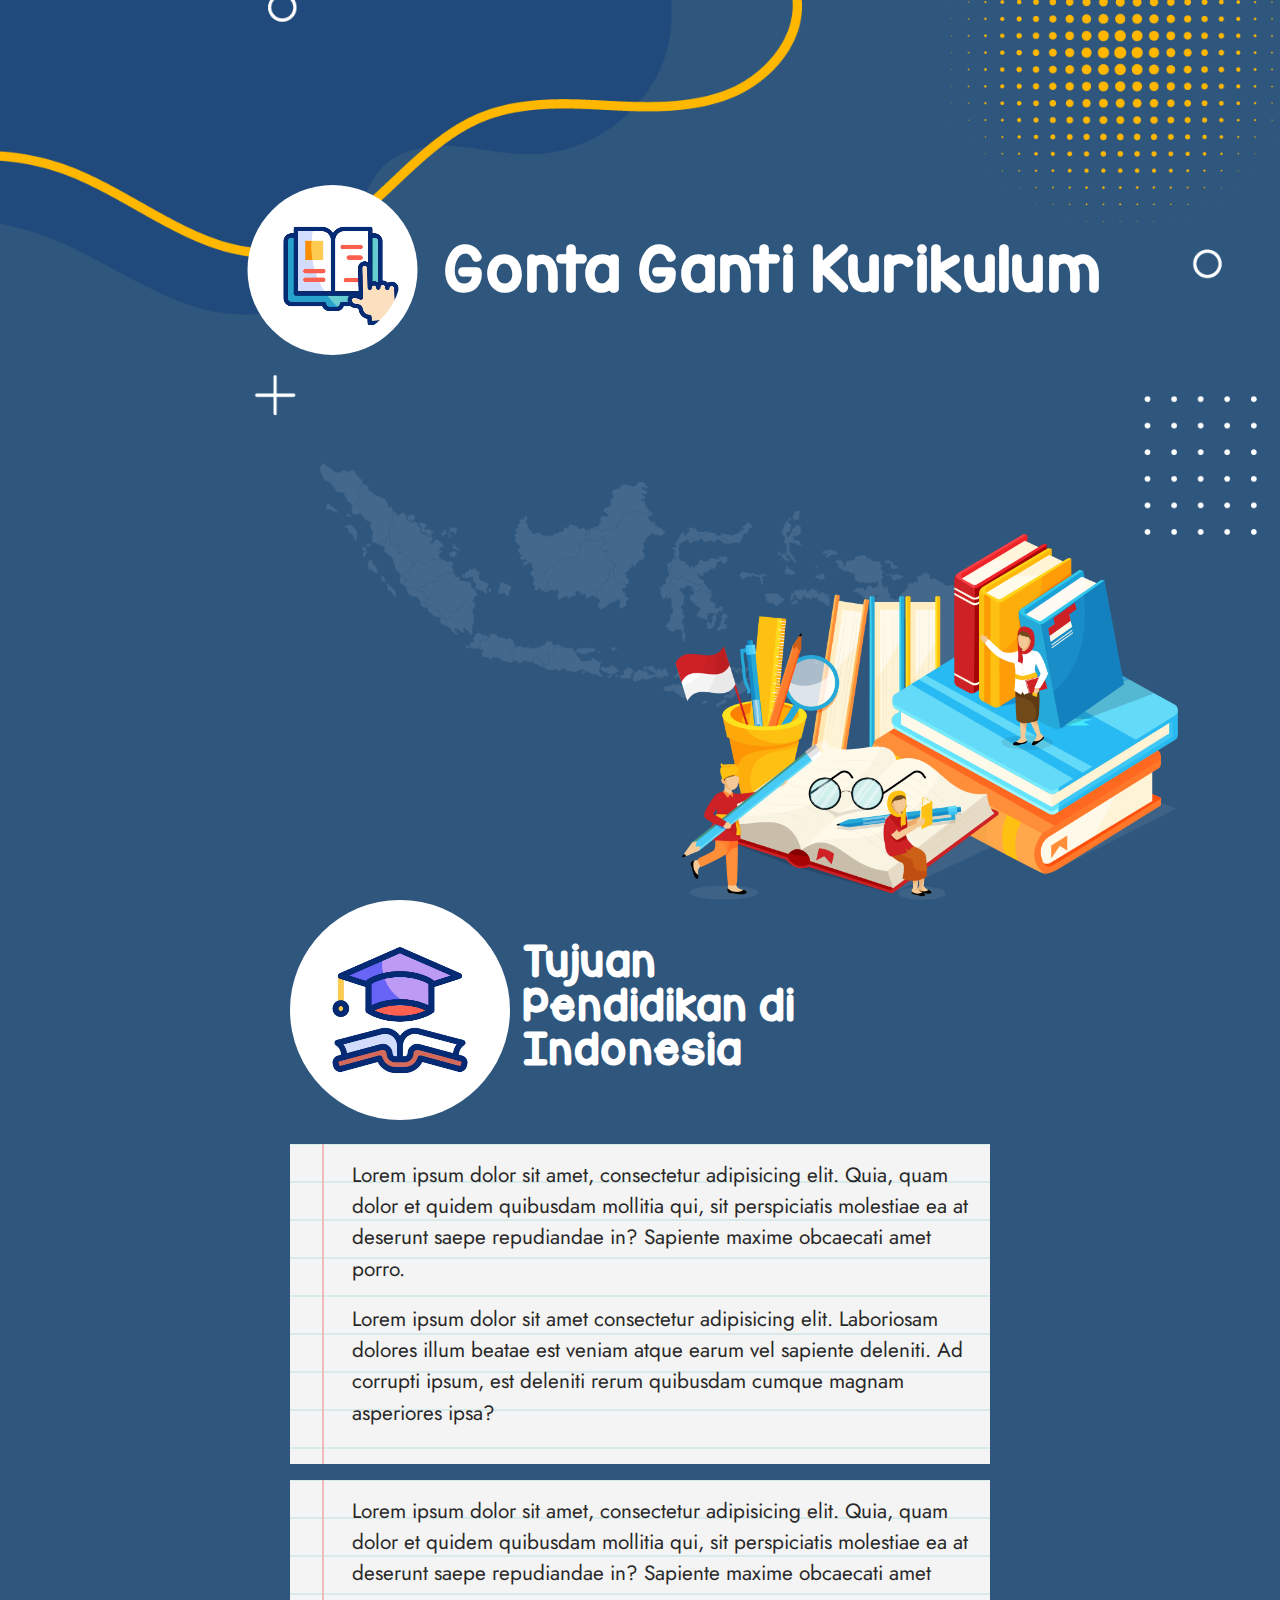
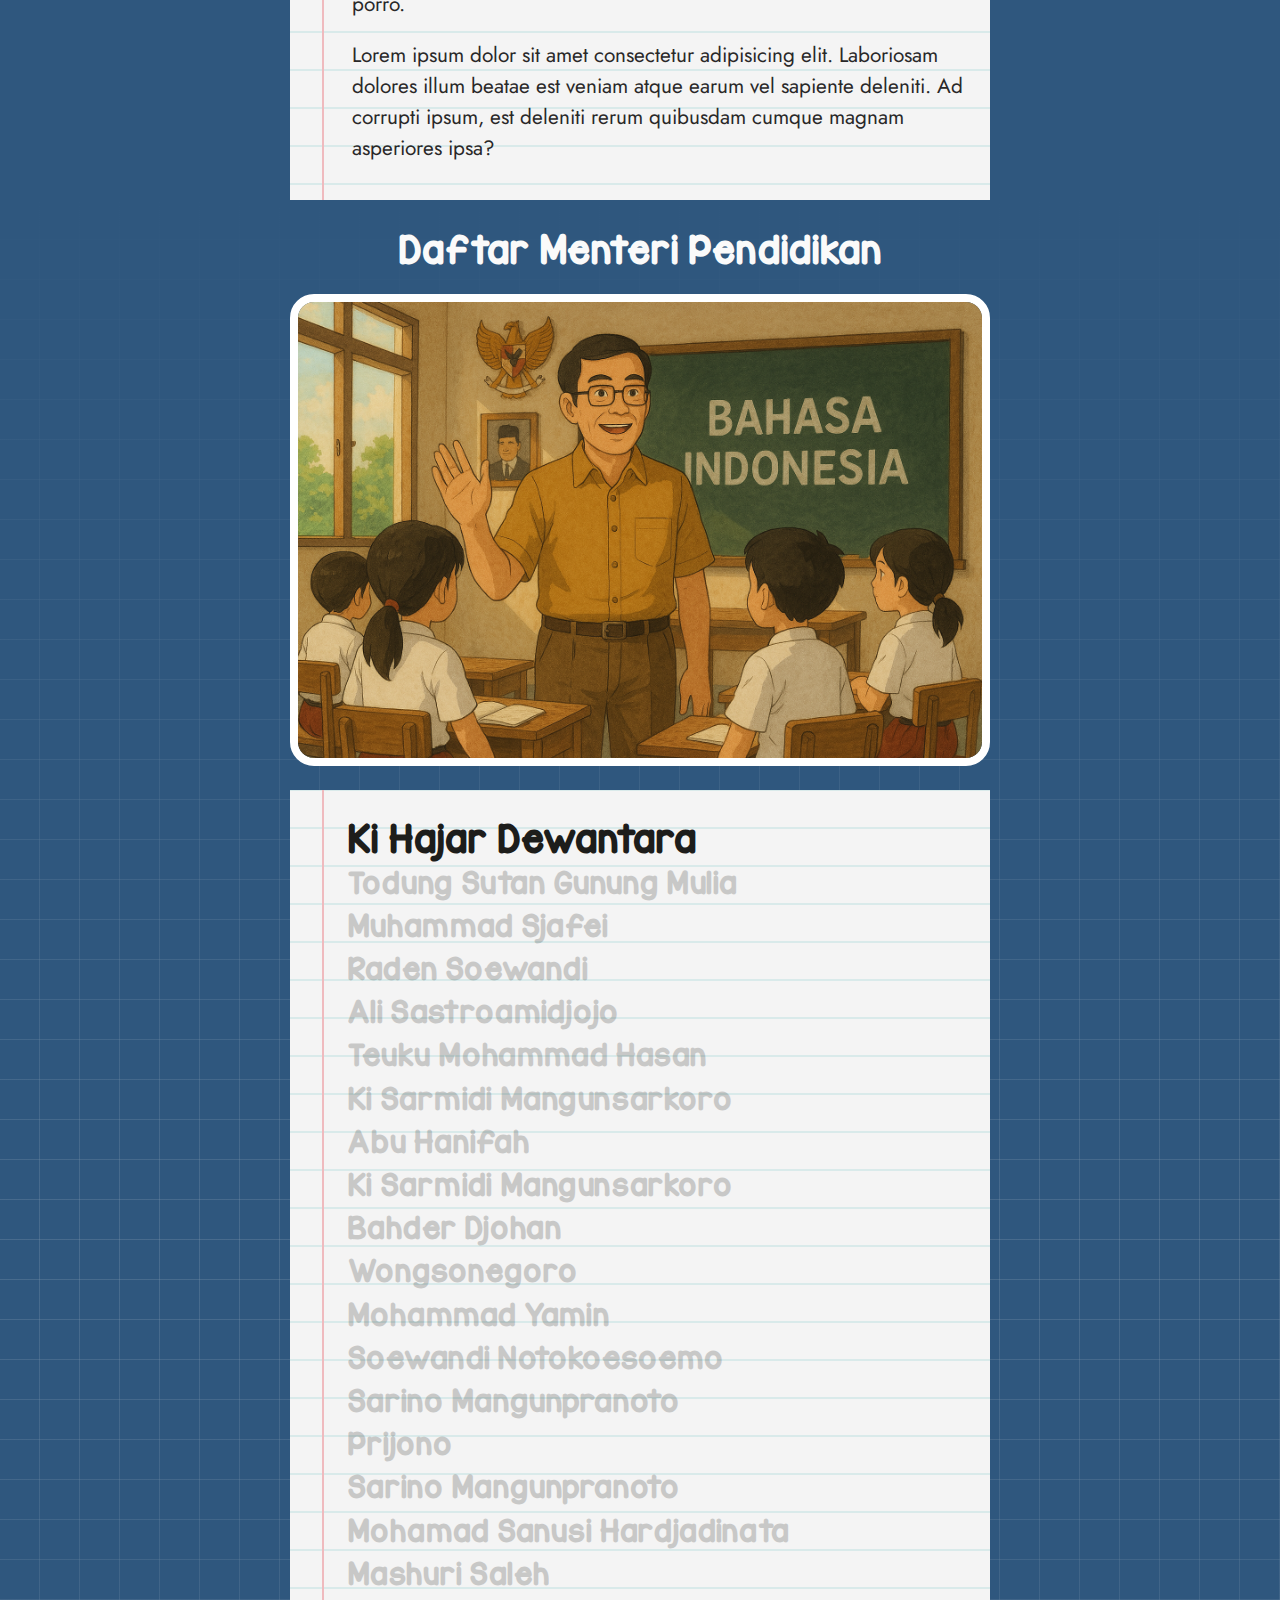
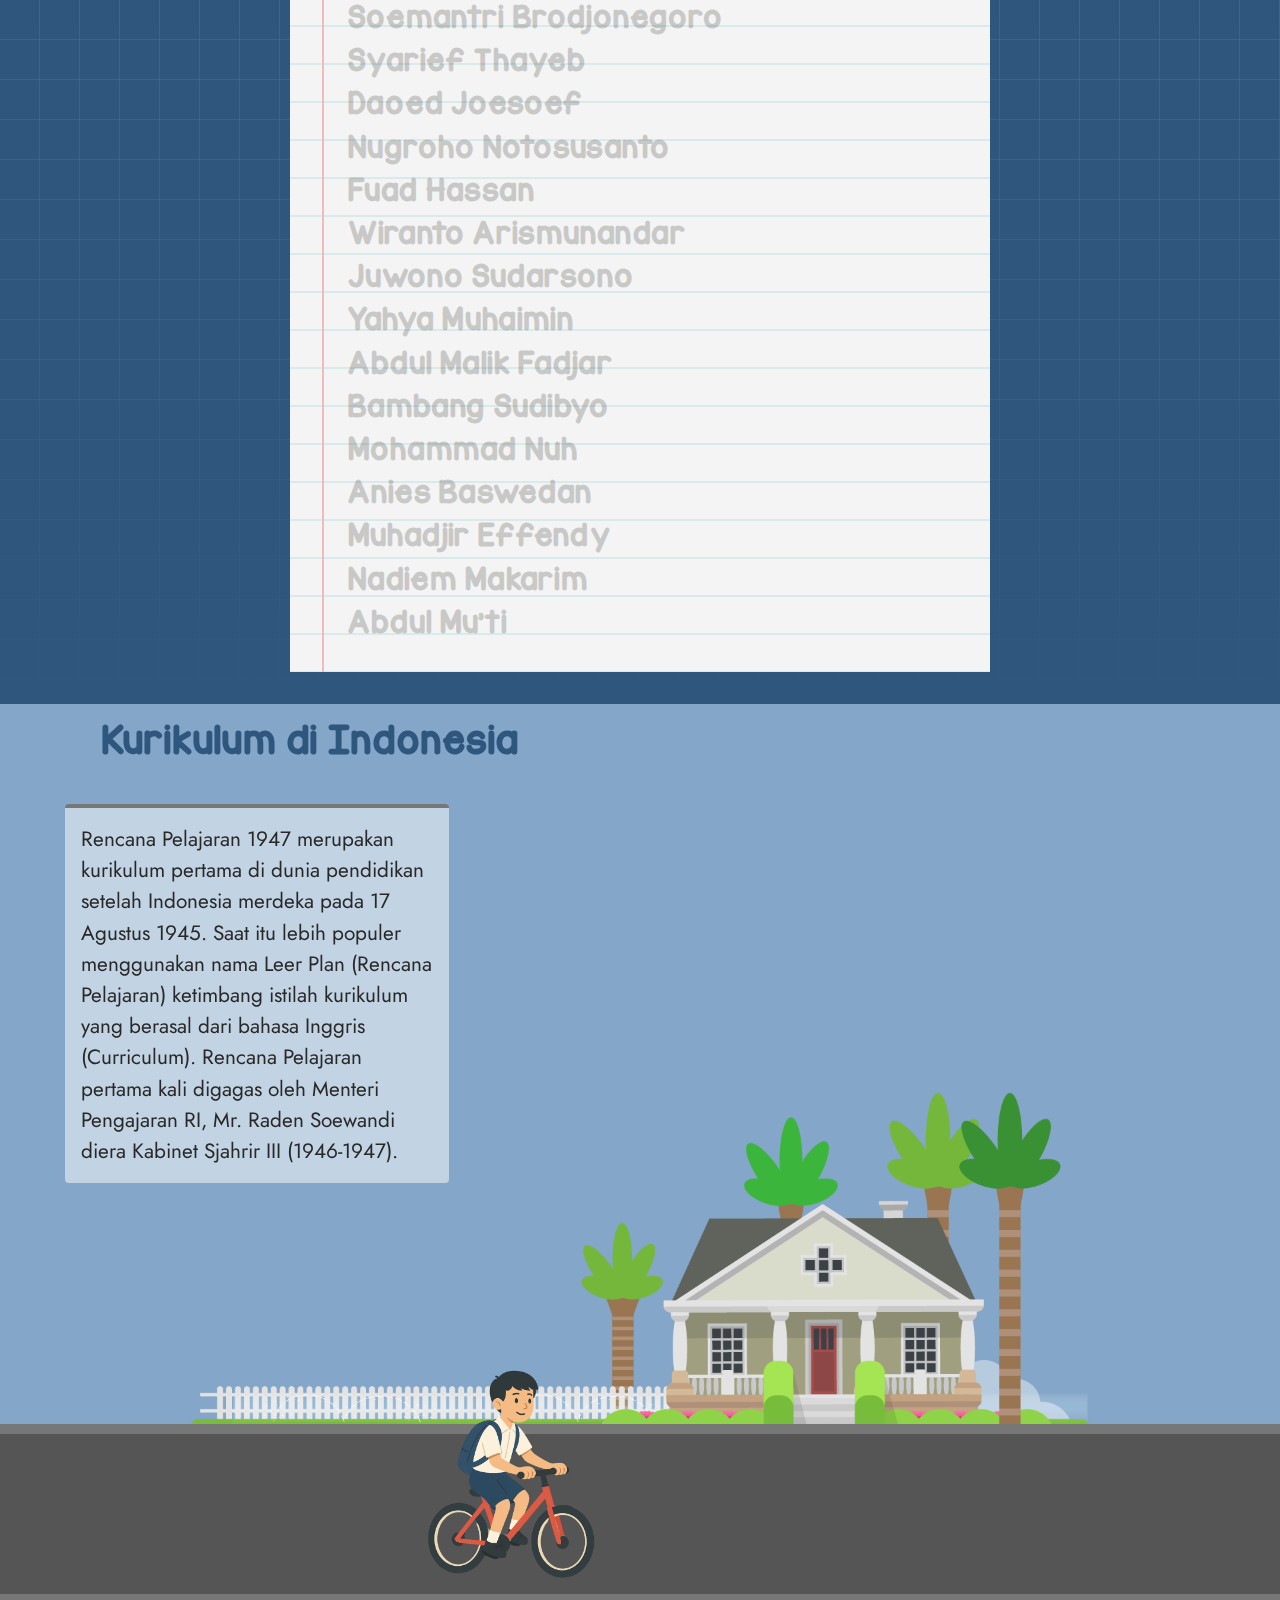
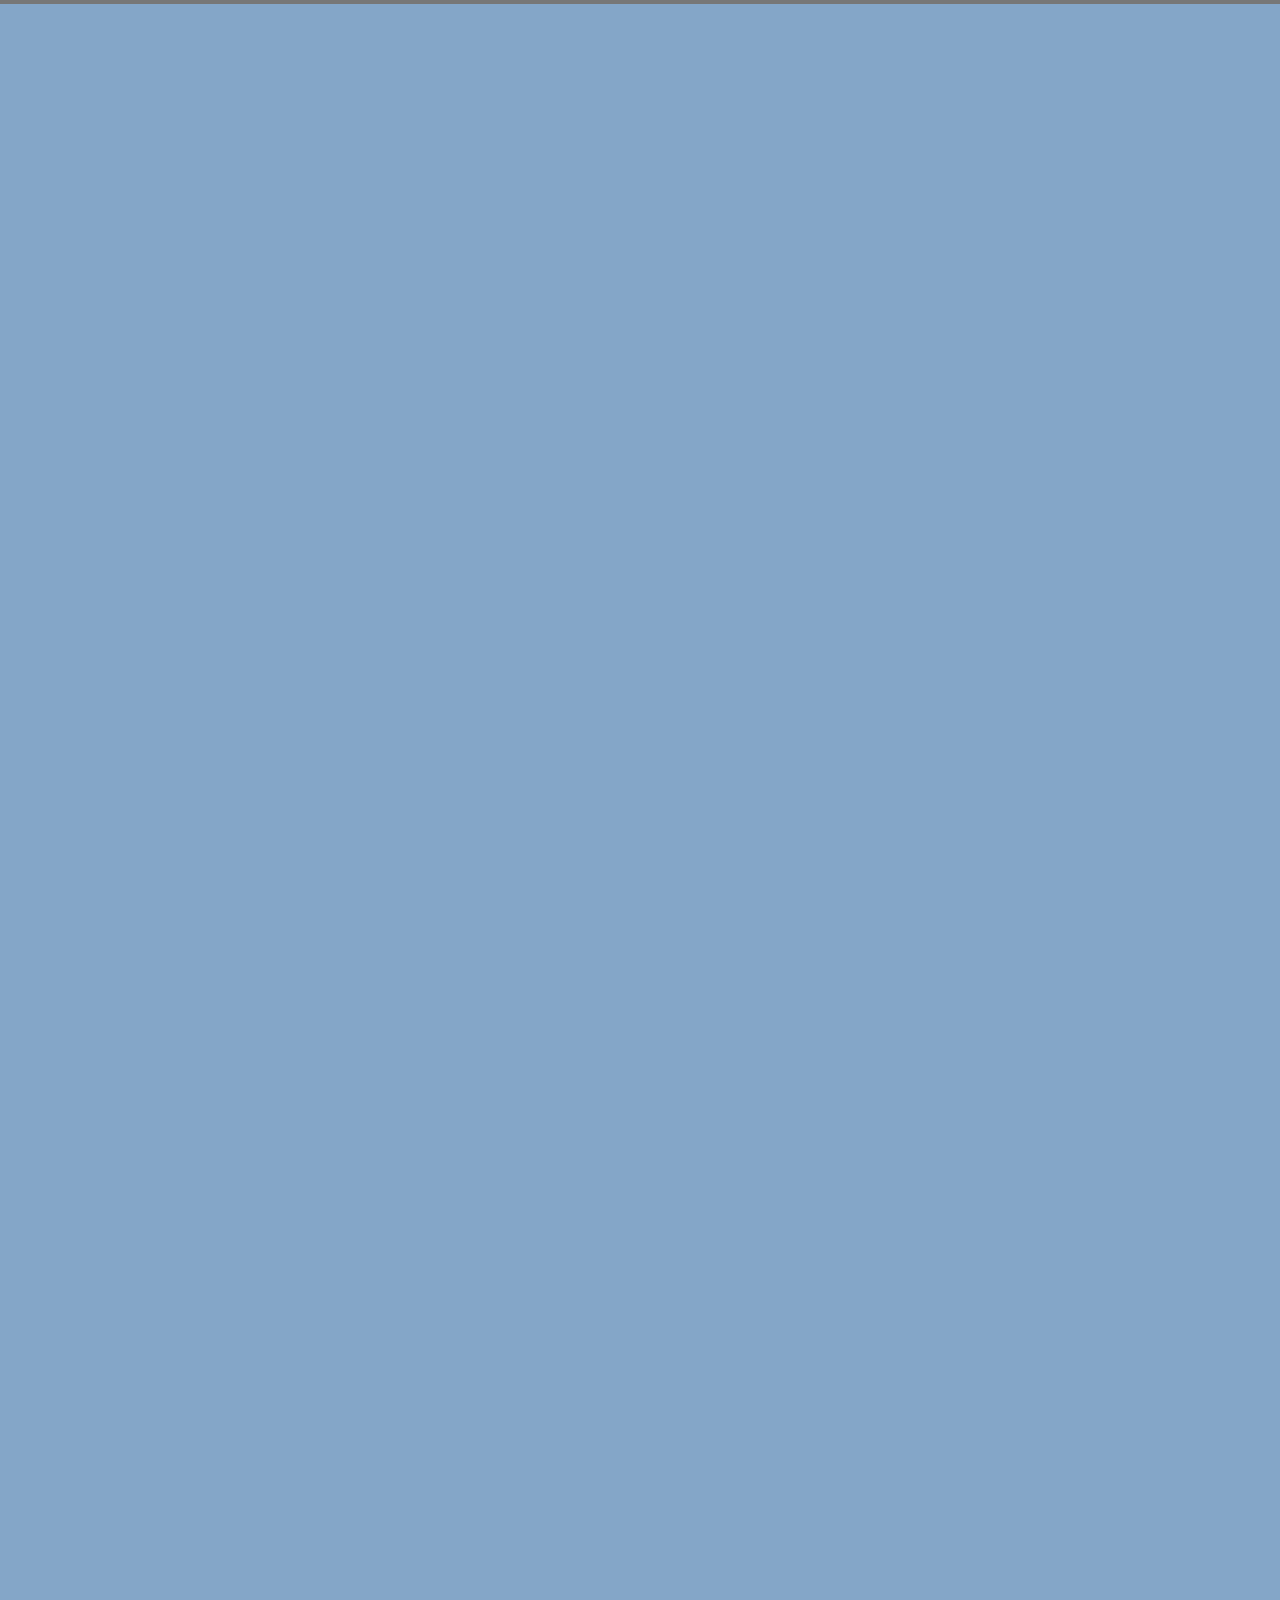
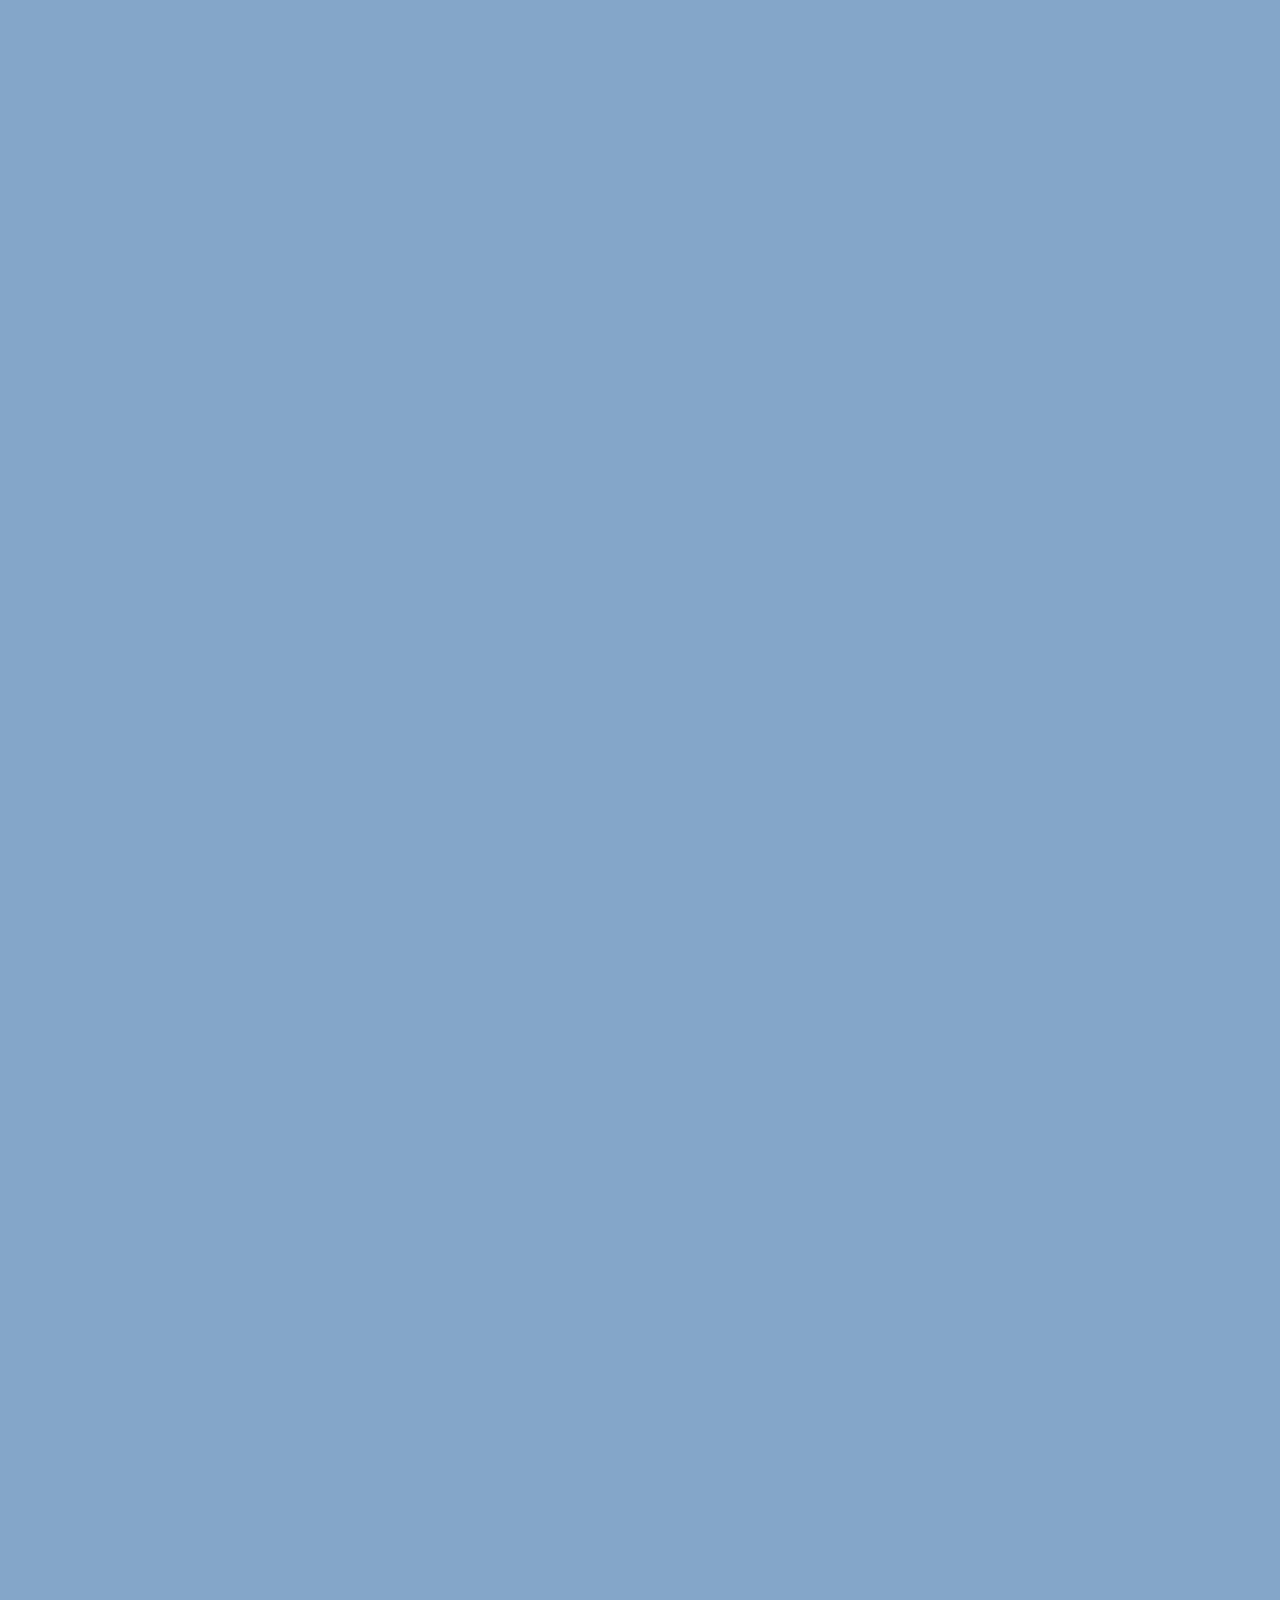
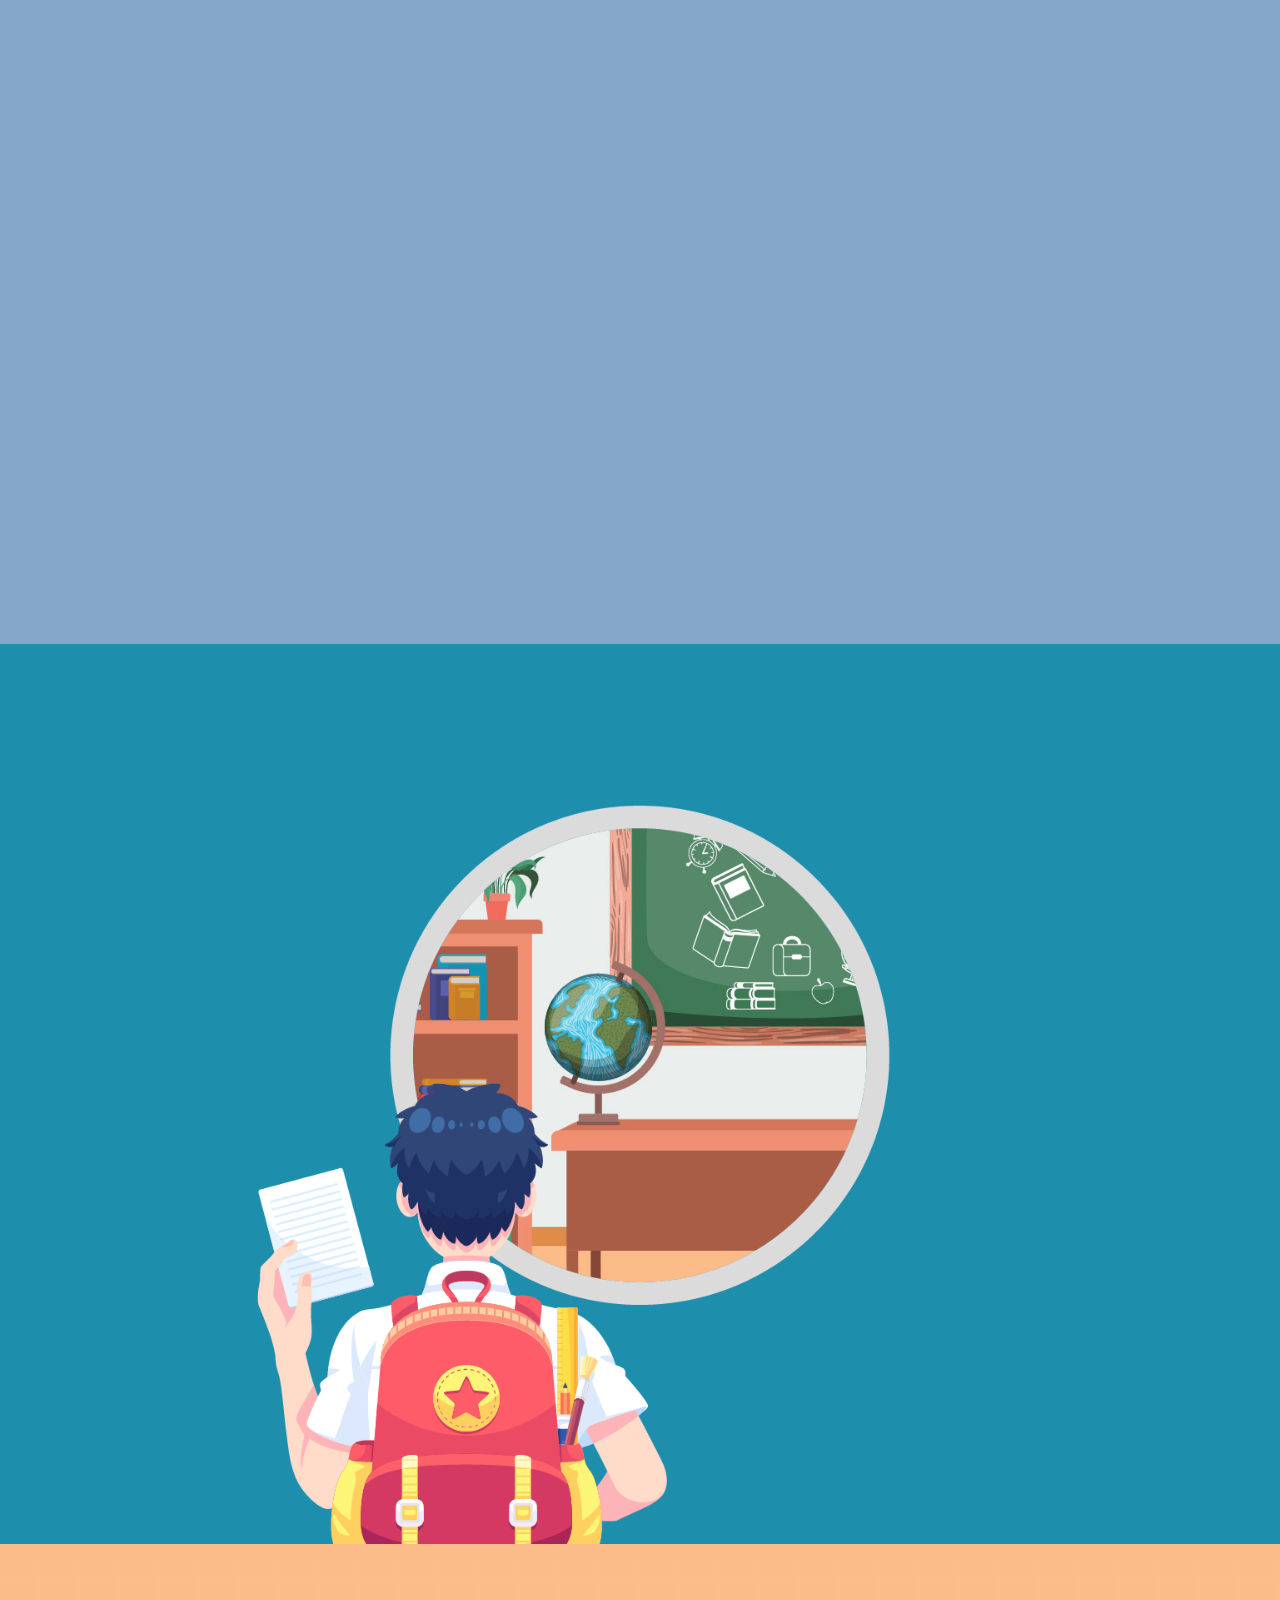
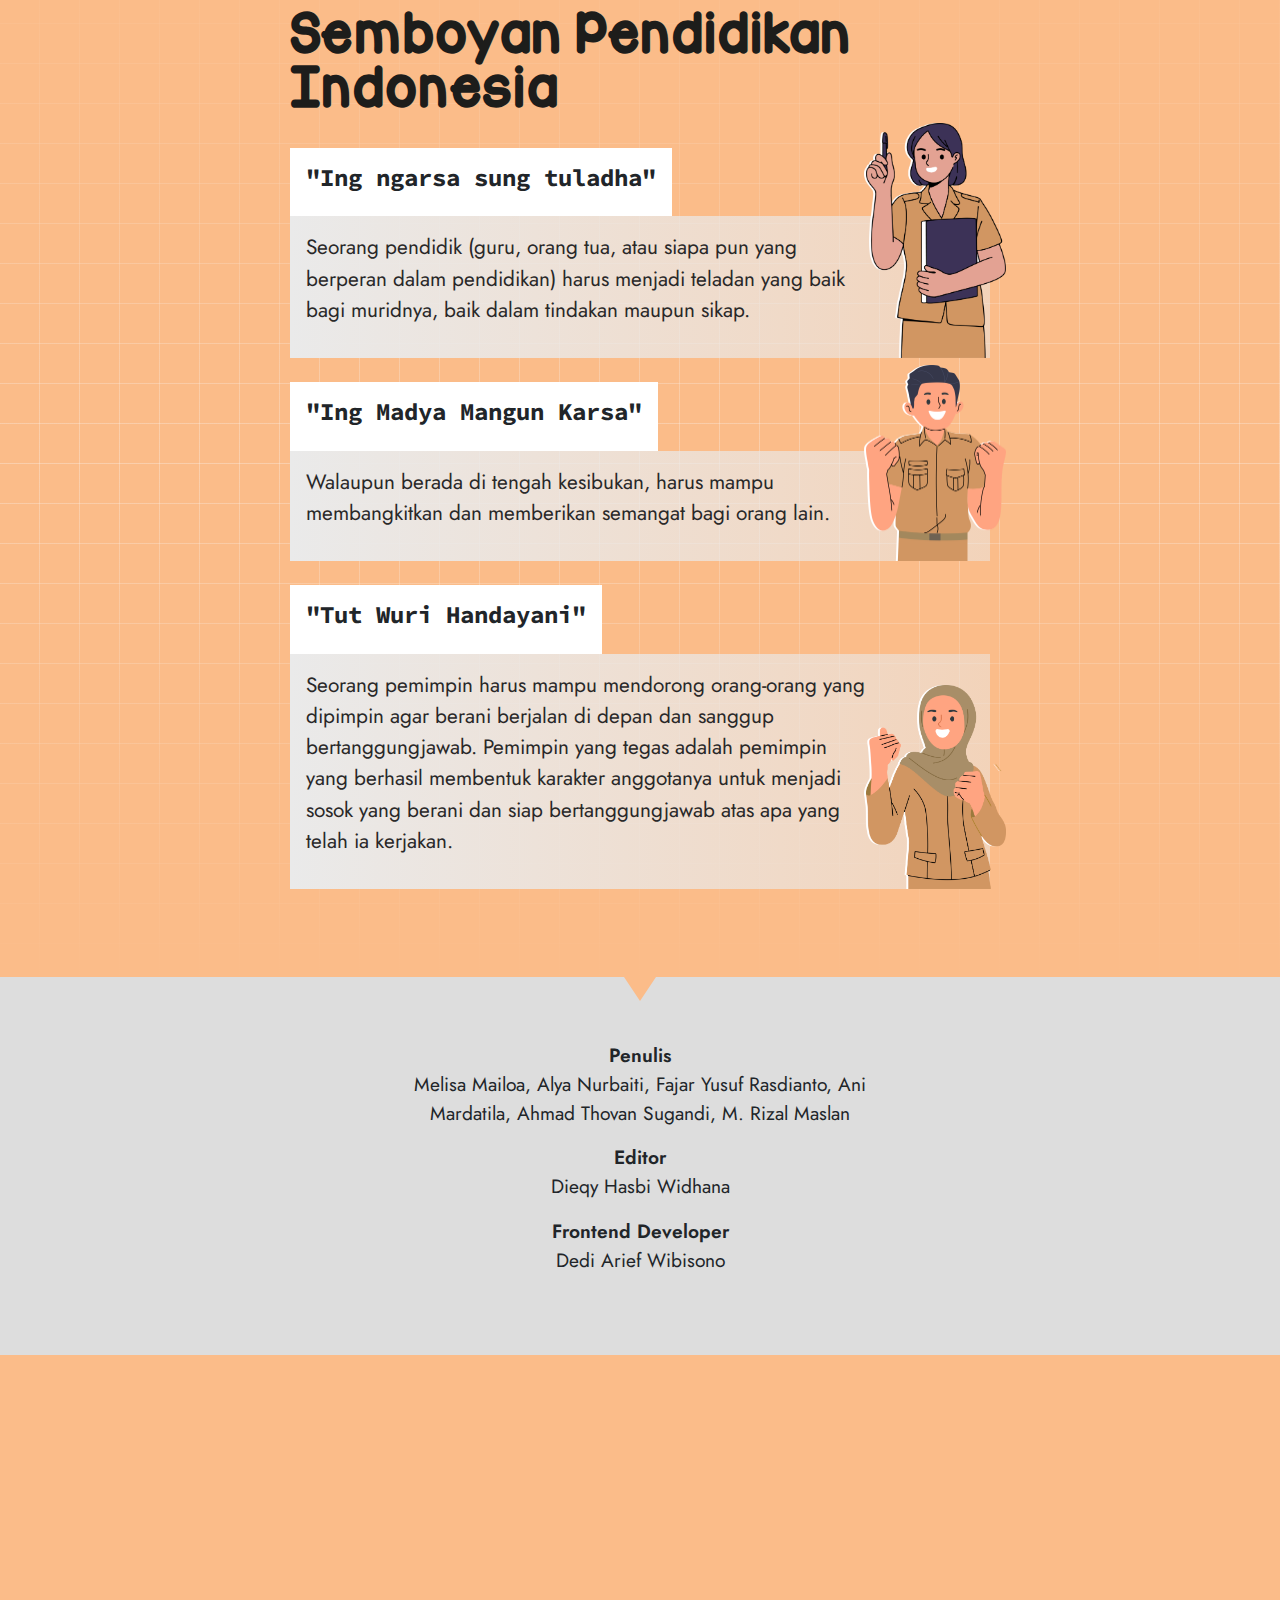
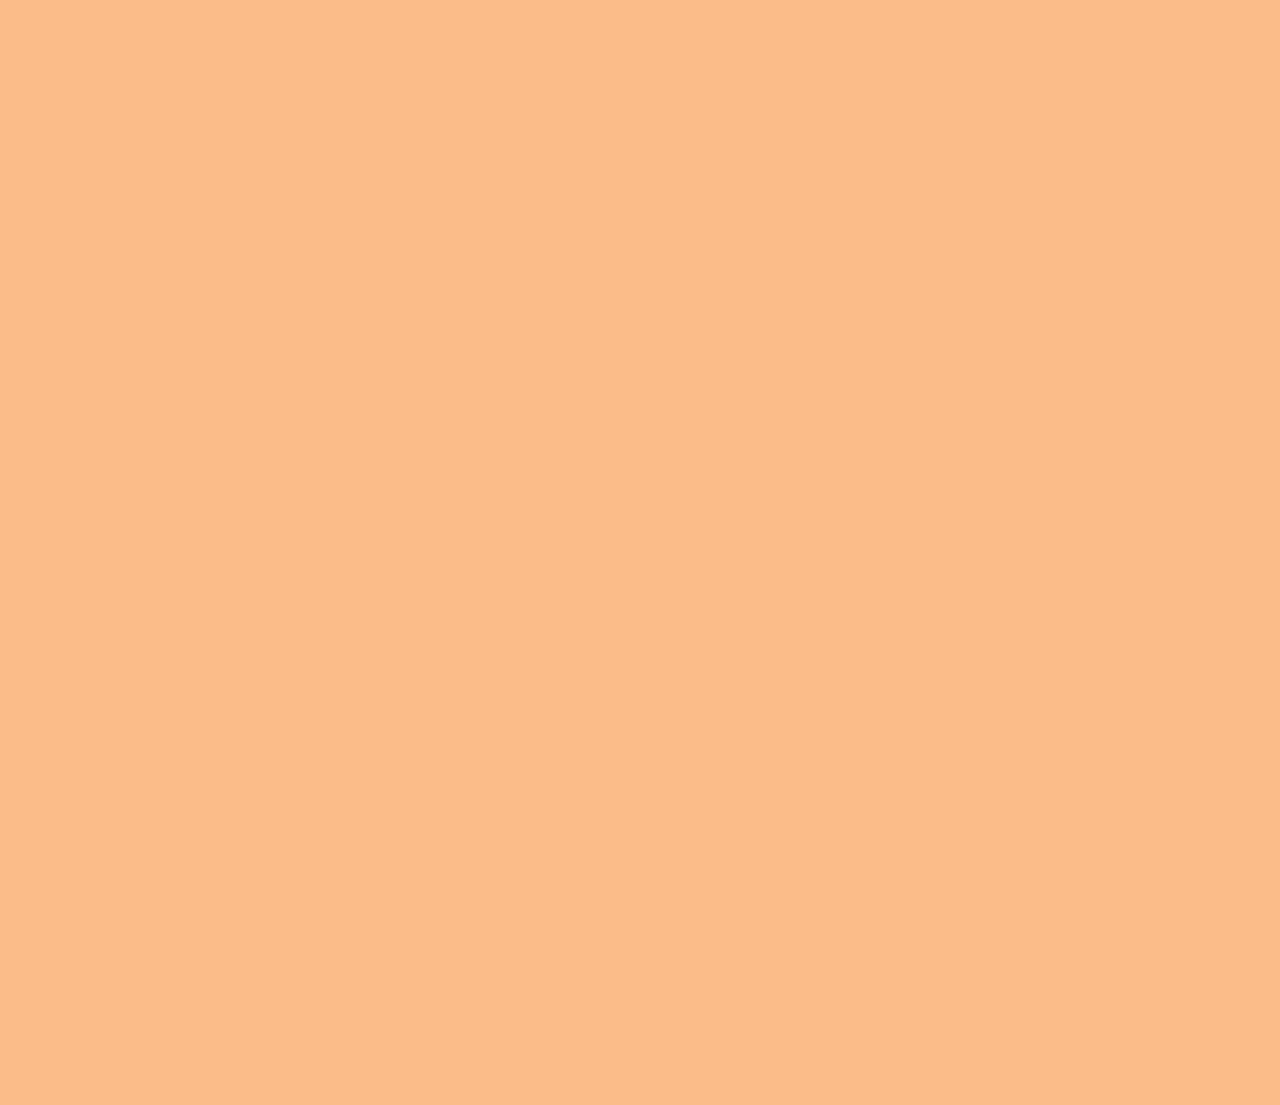
<file: index.html>
<!DOCTYPE html>
<html lang="en">
    <head>
        <meta charset="UTF-8">
        <meta name="viewport" content="width=device-width, initial-scale=1.0">
        <title>Hari Pendidikan Nasional</title>
        <link rel="stylesheet" href="sass/bootstrap.min.css">
        <link rel="stylesheet" href="sass/animate.min.css">
        <link rel="stylesheet" href="sass/all.css">
        <link rel="stylesheet" href="sass/style.css">
    </head>
    <body>
        <main>
            <section class="bannerx">
                <!-- <div class="bawah">
                    <img src="img/bawah.png" alt="">
                </div>
                 -->
                <div class="bgbg">
                    <img src="img/bbg.png" alt="">
                </div>
                <div class="abstract">
                    <img src="img/banner-03.png" alt="">
                </div>
                <div class="indo">
                    <img src="img/indo.png" alt="">
                </div>
                <div class="title">
                    <h2>Gonta Ganti Kurikulum</h2>
                </div>
                <div class="white-animate">
                    <video autoplay="" muted="" loop="">
                        <source src="img/finger.mp4" type="video/mp4">
                        Your browser does not support the video tag.
                    </video>
                </div>
            </section>
            <section class="pembukaan" hidden>
                <div class="wrap-detikx">
                    <!-- <div class="rilis">
                        <div class="tgl">
                            02 Mei 2025
                        </div>
                    </div> -->
                    <p class="firstletter">
                        Lorem ipsum, dolor sit amet consectetur adipisicing elit. Eaque, minus, soluta ipsa deleniti vel labore iste facilis harum perferendis quam inventore dolorem aliquam illo eius tempora cumque omnis. Dolorem, eos. Lorem ipsum dolor sit amet consectetur adipisicing elit. Omnis officia consequatur ea itaque nam voluptates quia dignissimos quae eos voluptatibus totam, modi, et odio rerum est numquam dolorem nesciunt debitis!
                    </p>
                    <p>Lorem ipsum dolor sit amet consectetur adipisicing elit. Deserunt, eveniet! Dicta impedit, nesciunt autem maiores excepturi aut iusto, facilis totam voluptate esse, velit iure magni laborum magnam id? Ipsa, qui!</p>
                </div>
            </section>
            <section class="tujuan">
                <div class="wrap-detikx">
                    <div class="d-block">
                        <div class="white-animate">
                            <video autoplay="" muted="" loop="">
                                <source src="img/book-graduate.mp4" type="video/mp4">
                                Your browser does not support the video tag.
                            </video>
                        </div>
                        <div class="judul-h3">
                            <h3>Tujuan Pendidikan di Indonesia</h3>
                        </div>
                    </div>
                    <br>
                    <div class="kertas mb-3">
                        <p>Lorem ipsum dolor sit amet, consectetur adipisicing elit. Quia, quam dolor et quidem quibusdam mollitia qui, sit perspiciatis molestiae ea at deserunt saepe repudiandae in? Sapiente maxime obcaecati amet porro.</p>
                        <p>Lorem ipsum dolor sit amet consectetur adipisicing elit. Laboriosam dolores illum beatae est veniam atque earum vel sapiente deleniti. Ad corrupti ipsum, est deleniti rerum quibusdam cumque magnam asperiores ipsa?</p>
                    </div>
                    <div class="kertas mb-3">
                        <p>Lorem ipsum dolor sit amet, consectetur adipisicing elit. Quia, quam dolor et quidem quibusdam mollitia qui, sit perspiciatis molestiae ea at deserunt saepe repudiandae in? Sapiente maxime obcaecati amet porro.</p>
                        <p>Lorem ipsum dolor sit amet consectetur adipisicing elit. Laboriosam dolores illum beatae est veniam atque earum vel sapiente deleniti. Ad corrupti ipsum, est deleniti rerum quibusdam cumque magnam asperiores ipsa?</p>
                    </div>
                </div>
            </section>
            <section class="menteri">
                <div class="wrap-detikx totop">
                    <div class="text-center">
                        <h3 class="color-white">Daftar Menteri Pendidikan</h3>
                    </div>
                    <div class="image">
                        <img src="img/guru-gambar.png" alt="">
                    </div>
                    <div class="kertas">
                        <div class="hello">
                            <div class="cols2">
                                <h1></h1>
                                <ul class="rotator">
                                    <li>
                                        <span>Ki Hajar Dewantara</span>
                                    </li>
                                    <li>
                                        <span>Todung Sutan Gunung Mulia</span>
                                    </li>
                                    <li>
                                        <span>Muhammad Sjafei</span>
                                    </li>
                                    <li>
                                        <span>Raden Soewandi</span>
                                    </li>
                                    <li>
                                        <span>Ali Sastroamidjojo</span>
                                    </li>
                                    <li>
                                        <span>Teuku Mohammad Hasan</span>
                                    </li>
                                    <li>
                                        <span>Ki Sarmidi Mangunsarkoro</span>
                                    </li>
                                    <li>
                                        <span>Abu Hanifah</span>
                                    </li>
                                    <li>
                                        <span>Ki Sarmidi Mangunsarkoro</span>
                                    </li>
                                    <li>
                                        <span>Bahder Djohan</span>
                                    </li>
                                    <li>
                                        <span>Wongsonegoro</span>
                                    </li>
                                    <li>
                                        <span>Mohammad Yamin</span>
                                    </li>
                                    <li>
                                        <span>Soewandi Notokoesoemo</span>
                                    </li>
                                    <li>
                                        <span>Sarino Mangunpranoto</span>
                                    </li>
                                    <li>
                                        <span>Prijono</span>
                                    </li>
                                    <li>
                                        <span>Sarino Mangunpranoto</span>
                                    </li>
                                    <li>
                                        <span>Mohamad Sanusi Hardjadinata</span>
                                    </li>
                                    <li>
                                        <span>Mashuri Saleh</span>
                                    </li>
                                    <li>
                                        <span>Soemantri Brodjonegoro</span>
                                    </li>
                                    <li>
                                        <span>Syarief Thayeb</span>
                                    </li>
                                    <li>
                                        <span>Daoed Joesoef</span>
                                    </li>
                                    <li>
                                        <span>Nugroho Notosusanto</span>
                                    </li>
                                    <li>
                                        <span>Fuad Hassan</span>
                                    </li>
                                    <li>
                                        <span>Wiranto Arismunandar</span>
                                    </li>
                                    <li>
                                        <span>Juwono Sudarsono</span>
                                    </li>
                                    <li>
                                        <span>Yahya Muhaimin</span>
                                    </li>
                                    <li>
                                        <span>Abdul Malik Fadjar</span>
                                    </li>
                                    <li>
                                        <span>Bambang Sudibyo</span>
                                    </li>
                                    <li>
                                        <span>Mohammad Nuh</span>
                                    </li>
                                    <li>
                                        <span>Anies Baswedan</span>
                                    </li>
                                    <li>
                                        <span>Muhadjir Effendy</span>
                                    </li>
                                    <li>
                                        <span>Nadiem Makarim</span>
                                    </li>
                                    <li>
                                        <span>Abdul Mu’ti</span>
                                    </li>
                                </ul>
                            </div>
                        </div>
                    </div>
                </div>
            </section>
            <section class="gsap-horizon">
                <div class="containerx">
                    <div class="sepeda">
                        <img src="img/anak-smp1.png" alt="">
                    </div>
                    <div class="description panelx blue">
                        <div class="road">
                            <div class="sidewalk top"></div>
                            <div class="sidewalk bottom"></div>
                        </div>
                        <div class="title">
                            <h3>Kurikulum di Indonesia</h3>
                        </div>
                        <div class="kota">
                            <img src="img/jalanan-hardiknas-01.png" alt="">
                        </div>
                        <div class="box">
                            <p>
                                Rencana Pelajaran 1947 merupakan kurikulum pertama di dunia pendidikan setelah Indonesia merdeka pada 17 Agustus 1945. Saat itu lebih populer menggunakan nama Leer Plan (Rencana Pelajaran) ketimbang istilah kurikulum yang berasal dari bahasa Inggris (Curriculum). Rencana Pelajaran pertama kali digagas oleh Menteri Pengajaran RI, Mr. Raden Soewandi diera Kabinet Sjahrir III (1946-1947).
                            </p>
                        </div>
                    </div>
                    <div class="panelx red">
                        <div class="kota">
                            <img src="img/jalanan-hardiknas-02.png" alt="">
                        </div>
                        <div class="road">
                            <div class="sidewalk top"></div>
                            <div class="sidewalk bottom"></div>
                        </div>
                        <div class="box">
                            <p>
                                Mr Soewandi menunjuk Ki Hadjar Dewantara (Raden Mas Soewardi Soerjaningrat) sebagai Ketua Panitia Penyelidik Pengajaran Republik Indonesia. Rencana pelajaran 1947 bersifat politis, yang tidak mau lagi melihat dunia pendidikan masih menerapkan kurikulum belanda. Merubah Ejaan van Ophuijsen (Belanda) menjadi Ejaan Soewandi atau dikenal Ejaan Republik Indonesia pada 19 Maret 1947.
                            </p>
                        </div>
                    </div>
                    <div class="panelx orange">
                        <div class="road">
                            <div class="sidewalk top"></div>
                            <div class="sidewalk bottom"></div>
                        </div>
                        TWO
                    </div>
                </div>
            </section>
            <section class="lini-masa">
                <div class="wrapper">
                    <div class="content">
                        <!-- <section class="section hero"></section> -->
                        <!-- <section class="section gradient-purple"></section> -->
                        <!-- <section class="section gradient-blue"></section> -->
                        <div class="section hero"></div>
                        <div class="section semboyan position-relative">
                            <div class="wrap-detikx totop">
                                <h3 class="judul">Semboyan Pendidikan Indonesia</h3>
                                <br>
                                <div class="contentx">
                                    <div class="guru">
                                        <img src="img/guru.png" alt="">
                                    </div>
                                    <div class="titlex">
                                        <h4>"Ing ngarsa sung tuladha"</h4>
                                    </div>
                                    <div class="desc">
                                        <p>
                                            Seorang pendidik (guru, orang tua, atau siapa pun yang berperan dalam pendidikan) harus menjadi teladan yang baik bagi muridnya, baik dalam tindakan maupun sikap.
                                        </p>
                                    </div>
                                </div>
                                <div class="contentx">
                                    <div class="guru">
                                        <img src="img/guru2.png" alt="">
                                    </div>
                                    <div class="titlex">
                                        <h4>
                                            "Ing Madya Mangun Karsa"
                                        </h4>
                                    </div>
                                    <div class="desc">
                                        <p>
                                            Walaupun berada di tengah kesibukan, harus mampu membangkitkan dan memberikan semangat bagi orang lain.
                                        </p>
                                    </div>
                                </div>
                                <div class="contentx">
                                    <div class="guru">
                                        <img src="img/guru3.png" alt="">
                                    </div>
                                    <div class="titlex">
                                        <h4>"Tut Wuri Handayani"</h4>
                                    </div>
                                    <div class="desc">
                                        <p>
                                            Seorang pemimpin harus mampu mendorong orang-orang yang dipimpin agar berani berjalan di depan dan sanggup bertanggungjawab. Pemimpin yang tegas adalah pemimpin yang berhasil membentuk karakter anggotanya untuk menjadi sosok yang berani dan siap bertanggungjawab atas apa yang telah ia kerjakan.
                                        </p>
                                    </div>
                                </div>
                            </div>
                        </div>
                        <div class="section kuri creditx">
                            <div class="wrap-detikx">
                                <!-- <div class="text-center">
                                    <h3 class="judul">Tim Produksi</h3>
                                </div> -->
                                <!-- <br> -->
                                <div class="alls">
                                    <div class="jobs">Penulis</div>
                                    <div class="name">Melisa Mailoa, Alya Nurbaiti, Fajar Yusuf Rasdianto, Ani Mardatila, Ahmad Thovan Sugandi, M. Rizal Maslan</div>
                                </div>
                                <div class="alls">
                                    <div class="jobs">Editor</div>
                                    <div class="name">
                                        Dieqy Hasbi Widhana
                                    </div>
                                </div>
                                <div class="alls">
                                    <div class="jobs">Frontend Developer</div>
                                    <div class="name">
                                        Dedi Arief Wibisono
                                    </div>
                                </div>
                            </div>
                            <!-- nama menteri -->
                            <div class="hidden-timeline-scroll" hidden>
                                <div class="container">
                                    <div class="ag-timeline-block">
                                        <div class="ag-section">
                                            <div class="ag-format-container">
                                                <div class="js-timeline ag-timeline">
                                                    <div class="js-timeline_line ag-timeline_line">
                                                        <div class="js-timeline_line-progress ag-timeline_line-progress">
                                                            <div class="imgs">
                                                                <img src="img/pencil.png" alt="">
                                                            </div>
                                                        </div>
                                                    </div>
                                                    <div class="ag-timeline_list">
                                                        <div class="js-timeline_item ag-timeline_item">
                                                            <div class="ag-timeline-card_box">
                                                                <div class="js-timeline-card_point-box ag-timeline-card_point-box">
                                                                    <div class="ag-timeline-card_point">1947</div>
                                                                </div>
                                                                <div class="ag-timeline-card_meta-box">
                                                                    <div class="ag-timeline-card_meta">Rentjana Pelajaran 1947</div>
                                                                </div>
                                                            </div>
                                                            <div class="ag-timeline-card_item">
                                                                <div class="ag-timeline-card_inner">
                                                                    <div class="ag-timeline-card_info">
                                                                        <div class="ag-timeline-card_title">Rentjana Pelajaran 1947</div>
                                                                        <div class="ag-timeline-card_desc">
                                                                            <strong>Kurikulum 1947</strong>
                                                                            Lorem ipsum dolor sit amet, consectetuer adipiscing elit. Aenean commodo ligula
                                                          eget dolor. Aenean massa. Cum sociis natoque penatibus et magnis dis parturient
                                                          montes, nascetur ridiculus mus. Donec quam felis, ultricies nec, pellentesque eu,
                                                          pretium quis, sem. Nulla consequat massa quis enim. Donec pede justo, fringilla
                                                          vel, aliquet nec, vulputate eget, arcu.
                                                                        </div>
                                                                    </div>
                                                                </div>
                                                                <div class="ag-timeline-card_arrow"></div>
                                                            </div>
                                                        </div>
                                                        <div class="js-timeline_item ag-timeline_item">
                                                            <div class="ag-timeline-card_box">
                                                                <div class="ag-timeline-card_meta-box">
                                                                    <div class="ag-timeline-card_meta">Rentjana Pelajaran Terurai 1952</div>
                                                                </div>
                                                                <div class="js-timeline-card_point-box ag-timeline-card_point-box">
                                                                    <div class="ag-timeline-card_point">1952</div>
                                                                </div>
                                                            </div>
                                                            <div class="ag-timeline-card_item">
                                                                <div class="ag-timeline-card_inner">
                                                                    <div class="ag-timeline-card_info">
                                                                        <div class="ag-timeline-card_title">Rentjana Pelajaran Terurai 1952</div>
                                                                        <div class="ag-timeline-card_desc">
                                                                            <strong>Kurikulum 1952</strong>
                                                                            Donec pede justo, fringilla
                                                          vel, aliquet nec, vulputate eget, arcu. In enim justo, rhoncus ut, imperdiet a,
                                                          venenatis vitae, justo. Nullam dictum felis eu pede mollis pretium. Integer
                                                          tincidunt. Cras dapibus. Vivamus elementum semper nisi. Aenean vulputate eleifend
                                                          tellus. Aenean leo ligula, porttitor eu, consequat vitae, eleifend ac, enim.
                                                          Aliquam lorem ante, dapibus in, viverra quis, feugiat a, tellus. Phasellus viverra
                                                          nulla ut metus varius laoreet. Quisque rutrum. Aenean imperdiet.
                                                                        </div>
                                                                    </div>
                                                                </div>
                                                                <div class="ag-timeline-card_arrow"></div>
                                                            </div>
                                                        </div>
                                                        <div class="js-timeline_item ag-timeline_item">
                                                            <div class="ag-timeline-card_box">
                                                                <div class="js-timeline-card_point-box ag-timeline-card_point-box">
                                                                    <div class="ag-timeline-card_point">1964</div>
                                                                </div>
                                                                <div class="ag-timeline-card_meta-box">
                                                                    <div class="ag-timeline-card_meta">Rentjana Pendidikan 1964</div>
                                                                </div>
                                                            </div>
                                                            <div class="ag-timeline-card_item">
                                                                <div class="ag-timeline-card_inner">
                                                                    <div class="ag-timeline-card_info">
                                                                        <div class="ag-timeline-card_title">Rentjana Pendidikan 1964</div>
                                                                        <div class="ag-timeline-card_desc">
                                                                            <strong>Kurikulum 1964</strong>
                                                                            Aenean imperdiet. Etiam ultricies
                                                          nisi vel augue. Curabitur ullamcorper ultricies nisi. Nam eget dui. Etiam rhoncus.
                                                          Maecenas tempus, tellus eget condimentum rhoncus, sem quam semper libero, sit amet
                                                          adipiscing sem neque sed ipsum. Nam quam nunc, blandit vel, luctus pulvinar,
                                                          hendrerit id, lorem. Maecenas nec odio et ante tincidunt tempus. Donec vitae
                                                          sapien ut libero venenatis faucibus. Nullam quis ante. Etiam sit amet orci eget
                                                          eros faucibus tincidunt. Duis leo. Sed fringilla mauris sit amet nibh.
                                                                        </div>
                                                                    </div>
                                                                </div>
                                                                <div class="ag-timeline-card_arrow"></div>
                                                            </div>
                                                        </div>
                                                        <div class="js-timeline_item ag-timeline_item">
                                                            <div class="ag-timeline-card_box">
                                                                <div class="ag-timeline-card_meta-box">
                                                                    <div class="ag-timeline-card_meta">
                                                                        Kurikulum 1968
                                                                    </div>
                                                                </div>
                                                                <div class="js-timeline-card_point-box ag-timeline-card_point-box">
                                                                    <div class="ag-timeline-card_point">1968</div>
                                                                </div>
                                                            </div>
                                                            <div class="ag-timeline-card_item">
                                                                <div class="ag-timeline-card_inner">
                                                                    <div class="ag-timeline-card_info">
                                                                        <div class="ag-timeline-card_title">
                                                                            Kurikulum 1968
                                                                        </div>
                                                                        <div class="ag-timeline-card_desc">
                                                                            Cum sociis natoque penatibus et magnis dis parturient
                                                          montes, nascetur ridiculus mus. Donec quam felis, ultricies nec, pellentesque eu,
                                                          pretium quis, sem. Nulla consequat massa quis enim. Donec pede justo, fringilla
                                                          vel, aliquet nec, vulputate eget, arcu. In enim justo, rhoncus ut, imperdiet a,
                                                          venenatis vitae, justo. Nullam dictum felis eu pede mollis pretium. Integer
                                                          tincidunt. Cras dapibus. Vivamus elementum semper nisi.
                                                                        </div>
                                                                    </div>
                                                                </div>
                                                                <div class="ag-timeline-card_arrow"></div>
                                                            </div>
                                                        </div>
                                                        <div class="js-timeline_item ag-timeline_item">
                                                            <div class="ag-timeline-card_box">
                                                                <div class="js-timeline-card_point-box ag-timeline-card_point-box">
                                                                    <div class="ag-timeline-card_point">1975</div>
                                                                </div>
                                                                <div class="ag-timeline-card_meta-box">
                                                                    <div class="ag-timeline-card_meta">
                                                                        Kurikulum 1975
                                                                    </div>
                                                                </div>
                                                            </div>
                                                            <div class="ag-timeline-card_item">
                                                                <div class="ag-timeline-card_inner">
                                                                    <div class="ag-timeline-card_info">
                                                                        <div class="ag-timeline-card_title">
                                                                            Kurikulum 1975
                                                                        </div>
                                                                        <div class="ag-timeline-card_desc">
                                                                            Vivamus elementum semper nisi. Aenean vulputate eleifend
                                                          tellus. Aenean leo ligula, porttitor eu, consequat vitae, eleifend ac, enim.
                                                          Aliquam lorem ante, dapibus in, viverra quis, feugiat a, tellus. Phasellus viverra
                                                          nulla ut metus varius laoreet. Quisque rutrum. Aenean imperdiet. Etiam ultricies
                                                          nisi vel augue. Curabitur ullamcorper ultricies nisi.
                                                                        </div>
                                                                    </div>
                                                                </div>
                                                                <div class="ag-timeline-card_arrow"></div>
                                                            </div>
                                                        </div>
                                                        <div class="js-timeline_item ag-timeline_item">
                                                            <div class="ag-timeline-card_box">
                                                                <div class="ag-timeline-card_meta-box">
                                                                    <div class="ag-timeline-card_meta">
                                                                        Kurikulum 1984
                                                                    </div>
                                                                </div>
                                                                <div class="js-timeline-card_point-box ag-timeline-card_point-box">
                                                                    <div class="ag-timeline-card_point">1984</div>
                                                                </div>
                                                            </div>
                                                            <div class="ag-timeline-card_item">
                                                                <div class="ag-timeline-card_inner">
                                                                    <div class="ag-timeline-card_info">
                                                                        <div class="ag-timeline-card_title">
                                                                            Kurikulum 1984
                                                                        </div>
                                                                        <div class="ag-timeline-card_desc">
                                                                            Donec quam felis, ultricies nec, pellentesque eu,
                                                          pretium quis, sem. Nulla consequat massa quis enim. Donec pede justo, fringilla
                                                          vel, aliquet nec, vulputate eget, arcu. In enim justo, rhoncus ut, imperdiet a,
                                                          venenatis vitae, justo. Nullam dictum felis eu pede mollis pretium. Integer
                                                          tincidunt. Cras dapibus. Vivamus elementum semper nisi.
                                                                        </div>
                                                                    </div>
                                                                </div>
                                                                <div class="ag-timeline-card_arrow"></div>
                                                            </div>
                                                        </div>
                                                        <div class="js-timeline_item ag-timeline_item">
                                                            <div class="ag-timeline-card_box">
                                                                <div class="js-timeline-card_point-box ag-timeline-card_point-box">
                                                                    <div class="ag-timeline-card_point">1999</div>
                                                                </div>
                                                                <div class="ag-timeline-card_meta-box">
                                                                    <div class="ag-timeline-card_meta">Suplemen Kurikulum 1999</div>
                                                                </div>
                                                            </div>
                                                            <div class="ag-timeline-card_item">
                                                                <div class="ag-timeline-card_inner">
                                                                    <div class="ag-timeline-card_info">
                                                                        <div class="ag-timeline-card_title">Suplemen Kurikulum 1999</div>
                                                                        <div class="ag-timeline-card_desc">
                                                                            Quisque rutrum. Aenean imperdiet. Etiam ultricies
                                                          nisi vel augue. Curabitur ullamcorper ultricies nisi. Nam eget dui. Etiam rhoncus.
                                                          Maecenas tempus, tellus eget condimentum rhoncus, sem quam semper libero, sit amet
                                                          adipiscing sem neque sed ipsum. Nam quam nunc, blandit vel, luctus pulvinar,
                                                          hendrerit id, lorem. Maecenas nec odio et ante tincidunt tempus.
                                                                        </div>
                                                                    </div>
                                                                </div>
                                                                <div class="ag-timeline-card_arrow"></div>
                                                            </div>
                                                        </div>
                                                        <div class="js-timeline_item ag-timeline_item">
                                                            <div class="ag-timeline-card_box">
                                                                <div class="ag-timeline-card_meta-box">
                                                                    <div class="ag-timeline-card_meta">Kurikulum Berbasis Kompetensi (KBK)</div>
                                                                </div>
                                                                <div class="js-timeline-card_point-box ag-timeline-card_point-box">
                                                                    <div class="ag-timeline-card_point">2004</div>
                                                                </div>
                                                            </div>
                                                            <div class="ag-timeline-card_item">
                                                                <div class="ag-timeline-card_inner">
                                                                    <div class="ag-timeline-card_info">
                                                                        <div class="ag-timeline-card_title">Kurikulum Berbasis Kompetensi (KBK)</div>
                                                                        <div class="ag-timeline-card_desc">
                                                                            Vivamus elementum semper nisi. Aenean vulputate eleifend
                                                          tellus. Aenean leo ligula, porttitor eu, consequat vitae, eleifend ac, enim.
                                                          Aliquam lorem ante, dapibus in, viverra quis, feugiat a, tellus. Phasellus viverra
                                                          nulla ut metus varius laoreet. Quisque rutrum.
                                                                        </div>
                                                                    </div>
                                                                </div>
                                                                <div class="ag-timeline-card_arrow"></div>
                                                            </div>
                                                        </div>
                                                        <div class="js-timeline_item ag-timeline_item">
                                                            <div class="ag-timeline-card_box">
                                                                <div class="js-timeline-card_point-box ag-timeline-card_point-box">
                                                                    <div class="ag-timeline-card_point">2006</div>
                                                                </div>
                                                                <div class="ag-timeline-card_meta-box">
                                                                    <div class="ag-timeline-card_meta">Kurikulum Tingkat Satuan Pendidikan</div>
                                                                </div>
                                                            </div>
                                                            <div class="ag-timeline-card_item">
                                                                <div class="ag-timeline-card_inner">
                                                                    <div class="ag-timeline-card_info">
                                                                        <div class="ag-timeline-card_title">Kurikulum Tingkat Satuan Pendidikan (KTSP)</div>
                                                                        <div class="ag-timeline-card_desc">
                                                                            Donec pede justo, fringilla
                                                          vel, aliquet nec, vulputate eget, arcu. In enim justo, rhoncus ut, imperdiet a,
                                                          venenatis vitae, justo. Nullam dictum felis eu pede mollis pretium. Integer
                                                          tincidunt. Cras dapibus. Vivamus elementum semper nisi. Aenean vulputate eleifend
                                                          tellus. Aenean leo ligula, porttitor eu, consequat vitae, eleifend ac, enim.
                                                          Aliquam lorem ante, dapibus in, viverra quis, feugiat a, tellus. Phasellus viverra
                                                          nulla ut metus varius laoreet. Quisque rutrum. Aenean imperdiet. Etiam ultricies
                                                          nisi vel augue. Curabitur ullamcorper ultricies nisi.
                                                                        </div>
                                                                    </div>
                                                                </div>
                                                                <div class="ag-timeline-card_arrow"></div>
                                                            </div>
                                                        </div>
                                                        <div class="js-timeline_item ag-timeline_item">
                                                            <div class="ag-timeline-card_box">
                                                                <div class="ag-timeline-card_meta-box">
                                                                    <div class="ag-timeline-card_meta">Kurikulum 2013 (K-13)</div>
                                                                </div>
                                                                <div class="js-timeline-card_point-box ag-timeline-card_point-box">
                                                                    <div class="ag-timeline-card_point">2013</div>
                                                                </div>
                                                            </div>
                                                            <div class="ag-timeline-card_item">
                                                                <div class="ag-timeline-card_inner">
                                                                    <div class="ag-timeline-card_info">
                                                                        <div class="ag-timeline-card_title">Kurikulum 2013 (K-13)</div>
                                                                        <div class="ag-timeline-card_desc">
                                                                            Nullam dictum felis eu pede mollis pretium. Integer
                                                          tincidunt. Cras dapibus. Vivamus elementum semper nisi. Aenean vulputate eleifend
                                                          tellus. Aenean leo ligula, porttitor eu, consequat vitae, eleifend ac, enim.
                                                          Aliquam lorem ante, dapibus in, viverra quis, feugiat a, tellus. Phasellus viverra
                                                          nulla ut metus varius laoreet.
                                                                        </div>
                                                                    </div>
                                                                </div>
                                                                <div class="ag-timeline-card_arrow"></div>
                                                            </div>
                                                        </div>
                                                        <div class="js-timeline_item ag-timeline_item">
                                                            <div class="ag-timeline-card_box">
                                                                <div class="js-timeline-card_point-box ag-timeline-card_point-box">
                                                                    <div class="ag-timeline-card_point">2022</div>
                                                                </div>
                                                                <div class="ag-timeline-card_meta-box">
                                                                    <div class="ag-timeline-card_meta">Kurikulum Merdeka</div>
                                                                </div>
                                                            </div>
                                                            <div class="ag-timeline-card_item">
                                                                <div class="ag-timeline-card_inner">
                                                                    <div class="ag-timeline-card_info">
                                                                        <div class="ag-timeline-card_title">Kurikulum Merdeka</div>
                                                                        <div class="ag-timeline-card_desc">
                                                                            Curabitur ullamcorper ultricies nisi. Nam eget dui. Etiam rhoncus.
                                                          Maecenas tempus, tellus eget condimentum rhoncus, sem quam semper libero, sit amet
                                                          adipiscing sem neque sed ipsum. Nam quam nunc, blandit vel, luctus pulvinar,
                                                          hendrerit id, lorem. Maecenas nec odio et ante tincidunt tempus. Donec vitae
                                                          sapien ut libero venenatis faucibus. Nullam quis ante. Etiam sit amet orci eget
                                                          eros faucibus tincidunt. Duis leo. Sed fringilla mauris sit amet nibh.
                                                                        </div>
                                                                    </div>
                                                                </div>
                                                                <div class="ag-timeline-card_arrow"></div>
                                                            </div>
                                                        </div>
                                                    </div>
                                                </div>
                                            </div>
                                        </div>
                                    </div>
                                    <a href="dua.html">
                                        <button class="btn btn-click lanjut">Lanjut Baca</button>
                                    </a>
                                </div>
                            </div>
                        </div>
                    </div>
                    <div class="image-container">
                        <!-- <img class="lala" src="https://assets-global.website-files.com/63ec206c5542613e2e5aa784/643312a6bc4ac122fc4e3afa_main%20home.webp" alt="image"> -->
                        <img class="lala" src="img/anak-skul.png" alt="image">
                    </div>
                </div>
            </section>
        </main>
        <script src="js/jquery-3.5.1.min.js"></script>
        <script src="js/gsap.min.js"></script>
        <script src="js/ScrollTrigger.min.js"></script>
        <script src="js/zooming.js"></script>
        <script src="js/app.js"></script>
    </body>
</html>
</file>
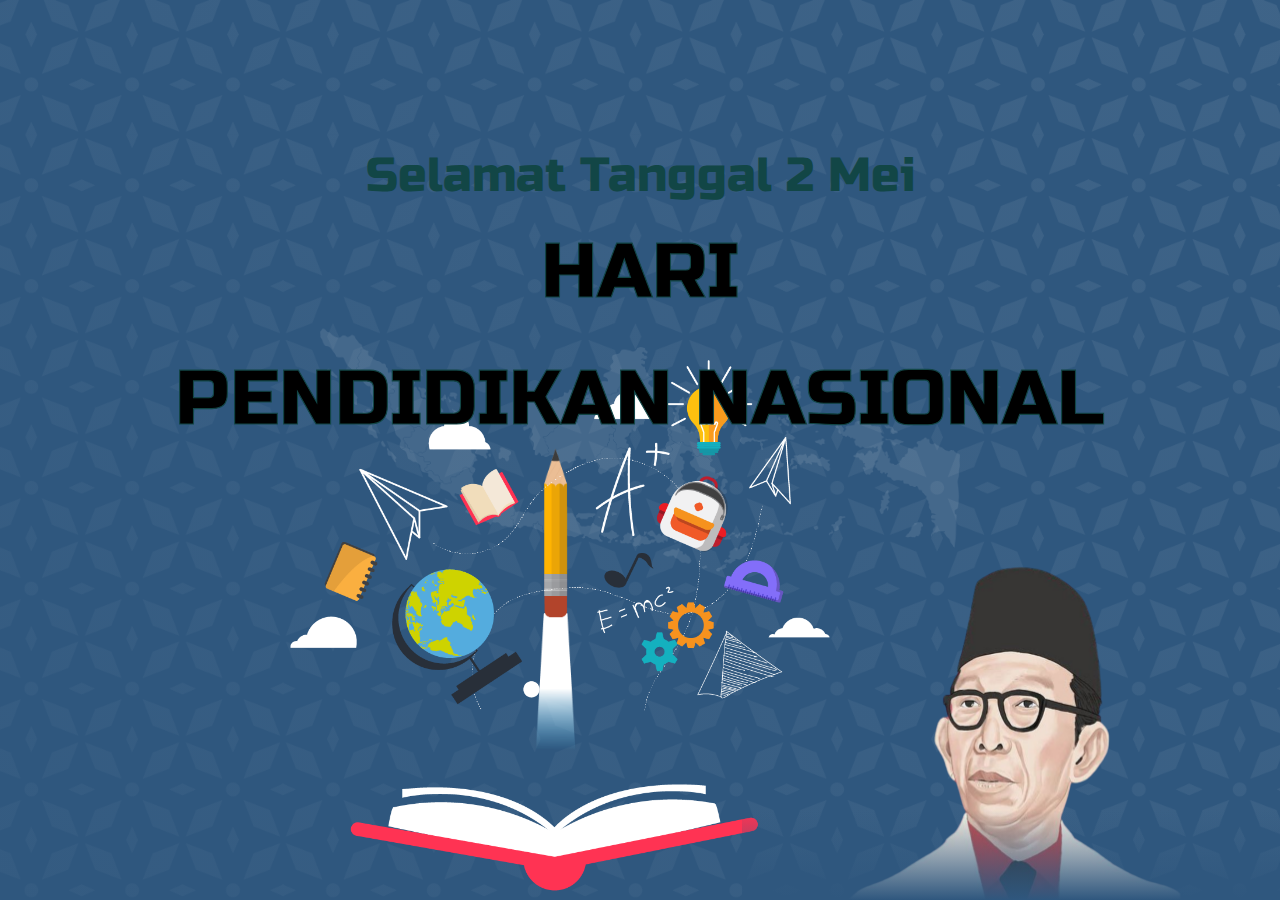
<file: dua.html>
<!DOCTYPE html>
<html lang="en">
    <head>
        <meta charset="UTF-8">
        <meta name="viewport" content="width=device-width, initial-scale=1.0">
        <title>Hari Pendidikan Nasional</title>
        <link rel="stylesheet" href="sass/bootstrap.min.css">
        <link rel="stylesheet" href="sass/animate.min.css">
        <link rel="stylesheet" href="sass/all.css">
        <link rel="stylesheet" href="sass/style.css">
    </head>
    <body>
        <main>
            <section class="banner">
                <div class="bgbg">
                    <img src="img/bg.png" alt="">
                </div>
                <div class="indo">
                    <img src="img/indo.png" alt="">
                </div>
                <div class="title">
                    <h2>Selamat Tanggal 2 Mei</h2>
                </div>
                <div class="ismobile">
                    <div class="help-zero">
                        <svg viewBox="0 0 1020 300">
                            <text
                                x="50%"
                                y="50%"
                                dy=".35em"
                                text-anchor="middle"
                            >
                                Hari
                            </text>
                        </svg>
                    </div>
                    <div class="help-first">
                        <svg viewBox="0 0 1020 300">
                            <text
                                x="50%"
                                y="50%"
                                dy=".35em"
                                text-anchor="middle"
                            >
                                Pendidikan
                            </text>
                        </svg>
                    </div>
                    <div class="help-second">
                        <svg viewBox="0 0 1020 300">
                            <text
                                x="50%"
                                y="50%"
                                dy=".35em"
                                text-anchor="middle"
                            >
                                Nasional
                            </text>
                        </svg>
                    </div>
                </div>
                <div class="isdesktop">
                    <div class="help-zero">
                        <svg viewBox="0 0 2320 300">
                            <text
                                x="50%"
                                y="50%"
                                dy=".35em"
                                text-anchor="middle"
                            >
                                Hari
                            </text>
                        </svg>
                    </div>
                    <svg viewBox="0 0 2320 300">
                        <text
                            x="50%"
                            y="50%"
                            dy=".25em"
                            text-anchor="middle"
                        >
                            Pendidikan Nasional
                        </text>
                    </svg>
                </div>
                <div class="bg">
                    <img src="img/bumper-02.png" alt="">
                </div>
                <div class="pensil">
                    <img src="img/bumper-03.png" alt="">
                </div>
                <div class="image">
                    <img src="img/ki-hajar.png" alt="">
                </div>
            </section>
        </section>
    </main>
    <script src="js/jquery-3.5.1.min.js"></script>
    <script src="js/gsap.min.js"></script>
    <script src="js/ScrollTrigger.min.js"></script>
    <script src="js/zooming.js"></script>
</body>
</html>
</file>
<file: sass/style.css>
﻿@import"https://fonts.googleapis.com/css2?family=Zain:wght@300;400;900&family=Russo+One:wght@400;600&family=Rubik&family=Paytone+One&family=Source+Code+Pro:wght@400;900&family=Jost:ital,wght@0,100..900;1,100..900&family=Roboto&family=Outfit:wght@300;400;900&family=Sigmar&family=Righteous&display=swap";@font-face{font-family:"guru";src:url("guru.woff2");src:local("guru");src:url("guru.woff2") format("woff2")}.load{background:linear-gradient(to top, white, white);padding:16px;border-radius:24px;margin-bottom:32px;position:relative}.load::after{width:0;height:0;border-left:25px solid transparent;border-right:25px solid transparent;border-top:50px solid #fff;content:"";position:absolute;left:50%;top:100%;transform:translate(-50%, -50%);z-index:-1}.labels{background:#840020;padding:4px 8px;color:#fff;text-transform:uppercase;width:fit-content;margin:0 auto 8px;font-size:1rem}@media screen and (max-width: 768px){.labels{margin:0}}.preloader{position:fixed;top:0;bottom:0;left:0;right:0;z-index:999999;background:#2f577e;background-size:contain}.preloader::before{content:"";position:absolute;inset:0;width:100%;height:100%;background:linear-gradient(to top, #2f577e, rgba(47, 87, 126, 0.6), #2f577e)}.preloader .waiting{position:absolute;transform:translate(-50%, -50%);left:50%;top:50%;width:100%}.preloader .waiting svg{width:100%;height:100%;visibility:hidden}.preloader .animate{-webkit-animation-duration:.5s;animation-duration:.5s;-webkit-animation-fill-mode:both;animation-fill-mode:both;-webkit-animation-timing-function:linear;animation-timing-function:linear;animation-iteration-count:infinite;-webkit-animation-iteration-count:infinite;-webkit-animation-name:bounce;animation-name:bounce}@-webkit-keyframes bounce{0%,100%{-webkit-transform:translateX(0)}50%{-webkit-transform:translateX(-10px)}}@keyframes bounce{0%,100%{transform:translateX(0)}50%{transform:translateX(-10px)}}.preloader .bounce{-webkit-animation-name:bounce;animation-name:bounce}.mb-80{margin-bottom:20vh}.source-code{font-family:"Source Code Pro"}.highcharts-figure,.highcharts-data-table table{min-width:310px;max-width:800px;margin:1em auto}#container{height:500px}@media screen and (max-width: 768px){#container{height:450px}}.highcharts-data-table table{font-family:Verdana,sans-serif;border-collapse:collapse;border:1px solid #ebebeb;margin:10px auto;text-align:center;width:100%;max-width:500px}.highcharts-data-table caption{padding:1em 0;font-size:1.2em;color:#555}.highcharts-data-table th{font-weight:600;padding:.5em}.highcharts-data-table td,.highcharts-data-table th,.highcharts-data-table caption{padding:.5em}.highcharts-data-table thead tr,.highcharts-data-table tr:nth-child(even){background:#f8f8f8}.highcharts-data-table tr:hover{background:#f1f7ff}section{padding:32px 0;background:#2f577e;min-height:100vh;z-index:11;position:relative}section h3{font-family:"guru",sans-serif;font-weight:700;color:#124646;font-size:2rem}@media screen and (max-width: 768px){section h3{font-size:1.6rem}}section .bg-block{background:#fff;padding:16px;border-radius:16px}section p,section li{font-size:1.3rem}@media screen and (max-width: 768px){section p,section li{font-size:1.2rem}}@media screen and (max-width: 400px){section p,section li{font-size:1.2rem}}.slick-next,.slick-prev{z-index:17 !important;width:40px;height:40px;border-radius:50%;background:rgba(206,147,82,.8)}.slick-next:focus,.slick-next:hover,.slick-prev:focus,.slick-prev:hover{background:rgba(206,147,82,.5)}.slick-next::before,.slick-prev::before{font-family:"fontAwesome" !important;font-size:32px !important;color:#fff !important;font-weight:700 !important}@media screen and (max-width: 766px){.slick-next::before,.slick-prev::before{font-size:32px !important}}.slick-prev{left:-16px !important}@media screen and (max-width: 768px){.slick-prev{left:-16px !important}}.slick-prev::before{content:"" !important}.slick-next{right:-16px !important}@media screen and (max-width: 768px){.slick-next{right:-16px !important}}.slick-next::before{content:"" !important}.sticky-mode{position:sticky;left:0;right:0;top:0;bottom:0;min-height:100vh}.wrap-detikx{width:700px;position:relative;margin:0 auto}@media screen and (max-width: 766px){.wrap-detikx{width:90%;margin:0 auto;display:block}}.line-line{width:100%;height:1px;background:linear-gradient(to right, transparent, white, transparent);margin:24px 0}.totop{position:relative;z-index:19}.firstletter::first-letter{float:left;font-weight:bold;margin-right:8px;font-size:60px;font-size:6rem;line-height:40px;line-height:4rem;height:4rem;text-transform:uppercase}main{overflow-x:clip;background:#2f577e}main p{color:#292828}html,body{position:relative;height:100%;background:#2f577e;font-family:"Jost" !important;font-weight:400}html h1,html h2,body h1,body h2{font-family:"Jost";color:#124646;font-weight:700}h4,h5{font-family:"Jost",sans-serif !important;font-weight:bold}.slick-slide{margin:0 8px}.slick-list{margin:0 -8px}.img{width:100%}.img img{width:100%;height:100%;object-fit:cover}section .nav-pills .nav-link.active,section .nav-pills .show>.nav-link{background:#333;color:#fff}section .nav-pills .nav-link{border-radius:25px}.dashboard-content{display:none}#nav.no_index,#share{z-index:19}#nav.dark{background:rgba(0,0,0,.5) !important}.footer{z-index:22}.share_icon>a i{font-size:25px !important;line-height:initial !important}@media screen and (max-width: 766px){.share_icon>a i{font-size:16px !important;line-height:initial !important;width:30px !important;height:30px !important}}#nav{background:rgba(0,0,0,.5) !important}.bg-blues{background:#2f577e !important;position:relative;z-index:12}.share_icon>a{padding:0 !important}.ismobile{opacity:0 !important}@media screen and (max-width: 768px){.ismobile{opacity:1 !important}}.isdesktop{opacity:1 !important}@media screen and (max-width: 768px){.isdesktop{opacity:0 !important}}.baca-detikx .bacajuga_box{display:initial !important}.baca-detikx .bacajuga_box .container{display:none}.baca-detikx .bacajuga{width:100% !important;display:block}.baca-detikx .bacajuga a{display:inline-block;padding:0px;width:47% !important;margin:0 8px;border-radius:24px;position:relative;height:320px;text-align:left}.baca-detikx .bacajuga a::after{border-radius:24px}@media screen and (max-width: 766px){.baca-detikx .bacajuga a{width:100% !important;margin:4px 0}}.baca-detikx .bacajuga a:hover{text-decoration:none;color:orange !important}.baca-detikx .bacajuga a article{position:absolute;top:initial;width:100%;background:linear-gradient(to top, black, transparent);padding:8px 16px;border-radius:24px;bottom:0;transform:initial}.baca-detikx .bacajuga a article h2{font-family:"Jost" !important;font-size:1.2rem;color:#fff !important}.haha,.hahad{background:#fff;border-radius:16px;padding:0px 8px;position:absolute;top:165px;right:0}@media screen and (max-width: 768px){.haha,.hahad{display:none;color:#333;top:140px}}.haha:hover,.hahad:hover{background:rgba(206,147,82,.5)}.all-helping{position:absolute;inset:0;background:#fff;text-align:center;width:100%;height:100%;z-index:17}.slider{display:none}.slider.slick-initialized{display:block}@media screen and (max-width: 768px){.help-bawah{position:fixed;bottom:0;left:0;right:0;width:100%;height:59px;background:#ccc;z-index:21}}.color-white{color:#fafafa}.color-second{color:#42d4bf}.add-shadow{text-shadow:2px 2px #000}.sticky{position:sticky;padding:8px;width:70px;z-index:21;top:50%;float:right}@media screen and (max-width: 768px){.sticky{position:sticky;padding:8px;width:100%;background:#42d4bf;z-index:30;top:92vh;height:60px}}@media screen and (max-width: 768px){.sticky .navigation{text-align:center;margin:0 auto}}@media screen and (max-width: 768px){.sticky .navigation a{display:inline-block;margin:0 8px}}.font-bold{font-weight:bold}#scroll-down-animation{position:absolute;top:90%;left:50%;z-index:3;transform:translate(-50%, -50%)}#scroll-down-animation small{color:#fafafa}.mouse{margin:0 auto;display:block;border-radius:50px;border:2px solid #fafafa;height:50px;width:25px;position:relative}.move{position:absolute;background-color:#fafafa;height:10px;width:10px;border-radius:50%;left:50%;transform:translateX(-50%);animation:move 2s linear infinite}@keyframes move{0%{transform:translate(-50%, 5px);opacity:0}50%{transform:translate(-50%, 20px);opacity:1}100%{transform:translate(-50%, 40px);opacity:0}}.creditx{min-height:auto !important}.creditx .alls{width:75%;font-size:1.2rem;margin:0 auto;text-align:center;margin-bottom:16px}@media screen and (max-width: 768px){.creditx .alls{width:100%;font-size:1rem}}.creditx .alls .jobs{font-weight:600}.tgl{font-family:"Source Code Pro";margin:16px 0;width:fit-content}.alls{margin-bottom:16px}.banner .bgbg{position:absolute;inset:0;width:100%;z-index:1;height:100%}.banner .bgbg::before{content:"";position:absolute;inset:0;width:100%;height:100%;background:linear-gradient(45deg, rgba(47, 87, 126, 0.9), rgba(47, 87, 126, 0.7))}.banner .bgbg img{width:100%;height:100%;object-fit:cover}@keyframes indo{0%,100%{left:50%}50%{left:53%}}.banner .indo{position:absolute;left:50%;z-index:1;top:50%;animation:indo 9s linear infinite;translate:-50% -50%;width:50%;height:auto;opacity:.1}@media screen and (max-width: 768px){.banner .indo{width:110%;top:36%}}.banner .indo img{width:100%;height:100%;object-fit:contain}.banner .image{position:absolute;bottom:0;right:0;width:42%;height:auto;z-index:5}.banner .image::after{content:"";position:absolute;bottom:0;left:0;right:0;z-index:6;height:10vh;width:100%;background:linear-gradient(to top, #2f577e, transparent)}@media screen and (max-width: 768px){.banner .image::after{width:150%;left:-50%}}@media screen and (max-width: 768px){.banner .image{position:absolute;bottom:8%;right:-16%;width:70%;height:60%}}.banner .image img{width:100%;height:100%;object-fit:contain}@media screen and (max-width: 768px){.banner .image img{object-fit:cover}}.banner .bg{position:absolute;bottom:0;left:0;width:fit-content;height:70%;z-index:2}@media screen and (max-width: 768px){.banner .bg{height:50%;left:-8%;bottom:8%}}.banner .bg img{width:100%;height:100%;object-fit:contain}@media screen and (max-width: 768px){.banner .bg img{object-fit:cover}}@keyframes MoveUpDown{0%{bottom:-15%;opacity:0}20%{bottom:-15%;opacity:1}50%{bottom:5%;opacity:1}90%{bottom:5%;opacity:0}100%{bottom:5%;opacity:0}}@keyframes MoveUpDownMob{0%{bottom:0%;opacity:0}20%{bottom:0%;opacity:1}50%{bottom:15%;opacity:1}90%{bottom:15%;opacity:0}100%{bottom:15%;opacity:0}}.banner .pensil{position:absolute;animation:MoveUpDown 8s linear infinite;bottom:0;left:0;z-index:1;width:fit-content;height:70%;scale:.7}@media screen and (max-width: 768px){.banner .pensil{height:fit-content;left:-8%;animation:MoveUpDownMob 8s linear infinite}}.banner .pensil img{width:100%;height:100%;object-fit:contain}.banner .title{position:absolute;left:50%;top:20%;z-index:6;translate:-50% -50%}@media screen and (max-width: 768px){.banner .title{width:90%;top:28%;text-align:center}}.banner .title h2{font-size:3rem;font-family:"Russo One";font-weight:400}@media screen and (max-width: 768px){.banner .title h2{font-size:2.5rem;line-height:2.5rem}}.banner svg{font-family:"Russo One",sans-serif;position:absolute;width:100%;height:auto;z-index:3;translate:-50% -50%;left:50%;top:45%}@media screen and (max-width: 768px){.banner .help-second svg{top:52% !important}}.banner .help-zero svg{top:30% !important}@media screen and (max-width: 768px){.banner .help-zero svg{top:38% !important}}.banner svg text{text-transform:uppercase;animation:stroke 5s infinite alternate;stroke-width:2;stroke:#124646;font-size:140px}@keyframes stroke{0%{fill:rgba(72,138,20,0);stroke:#124646;stroke-dashoffset:25%;stroke-dasharray:0 50%;stroke-width:2}70%{fill:rgba(72,138,20,0);stroke:#124646}80%{fill:rgba(72,138,20,0);stroke:#124646;stroke-width:3}100%{fill:#124646;stroke:rgba(54,95,160,0);stroke-dashoffset:-25%;stroke-dasharray:50% 0;stroke-width:0}}.bannerx .bawah{position:absolute;bottom:-16px;left:-24%;width:50%;height:auto}.bannerx .bawah img{width:100%;height:100%;object-fit:contain}.bannerx .indo{position:absolute;left:50%;z-index:1;top:65%;animation:indo 9s linear infinite;translate:-50% -50%;width:50%;height:auto;opacity:.1}@media screen and (max-width: 768px){.bannerx .indo{width:110%;top:36%}}.bannerx .indo img{width:100%;height:100%;object-fit:contain}.bannerx .title{position:absolute;left:50%;top:30%;translate:-23% -50%;width:90%;z-index:6;padding:16px 32px 16px 70px}@media screen and (max-width: 768px){.bannerx .title{position:absolute;left:70%;top:40%;text-align:left;translate:-50% -50%;width:85%;z-index:6;padding:8px}}.bannerx .title h2{font-size:3.3rem;margin-bottom:0;font-family:"guru";color:#fff}@media screen and (max-width: 768px){.bannerx .title h2{font-size:2.5rem}}.bannerx .white-animate{width:170px;height:170px;position:absolute;left:24%;top:30%;translate:-35% -50%;z-index:7;border-radius:50%;vertical-align:middle;padding:16px;position:absolute;background:#fff}@media screen and (max-width: 768px){.bannerx .white-animate{left:10%;top:40%;translate:-50% -50%;z-index:7;border-radius:0 50% 50% 0%;vertical-align:middle;padding:16px;position:absolute;background:#fff;width:110px;height:110px}}.bannerx .white-animate video{width:100%;height:100%;border-radius:50%}.bannerx .cek{position:absolute;right:0;bottom:0;width:50%;height:auto}.bannerx .cek img{width:100%;height:100%;object-fit:contain}.bannerx .bgbg{position:absolute;right:8%;bottom:0;width:40%;z-index:5;height:auto}@media screen and (max-width: 768px){.bannerx .bgbg{position:absolute;right:-16%;bottom:16%;width:100%;z-index:5;height:auto}}.bannerx .bgbg img{width:100%;height:100%;object-fit:contain}.bannerx .abstract{position:absolute;inset:0;width:100%;height:auto;z-index:4}.bannerx .abstract img{width:100%;height:100%;object-fit:cover}:root{--bg-color: #f4f4f4;--line-color-1: #366;--line-color-2: #a9a9a9}.tujuan{padding:0}.tujuan .white-animate{width:220px;height:220px;display:inline-block;border-radius:50%;vertical-align:middle;padding:16px;background:#fff}@media screen and (max-width: 768px){.tujuan .white-animate{width:110px;height:110px}}.tujuan .white-animate video{width:100%;height:100%;border-radius:50%}.tujuan .kertas{padding:16px 16px 16px 62px;width:100%;height:100%;position:relative;background-color:var(--bg-color);background-image:linear-gradient(#d9eaea 2.5px, transparent 1.5px),linear-gradient(#d9eaea 2px, transparent 2px);background-position:-2.5px -2.5px,-1px -1px;background-size:0 9px,24px 38px}@media screen and (max-width: 768px){.tujuan .kertas{background-size:0 9px,24px 24px}}.tujuan .kertas::before{content:"";position:absolute;left:32px;top:0;bottom:0;width:2px;height:100%;background:#efbabe}.tujuan .kertas p{margin-bottom:1.2rem}@media screen and (max-width: 768px){.tujuan .kertas p{margin-bottom:1.3rem}}.judul-h3{display:inline-block;margin-left:8px;width:50%;vertical-align:middle}.judul-h3 h3{font-size:2.3rem;color:#fff}@media screen and (max-width: 768px){.judul-h3 h3{font-size:1.7rem}}.menteri{background-image:linear-gradient(rgba(252, 252, 252, 0.3) 1.5px, transparent 1.5px),linear-gradient(90deg, rgba(252, 252, 252, 0.3) 1.5px, transparent 1.5px),linear-gradient(rgba(250, 250, 250, 0.3) 1px, transparent 1px),linear-gradient(90deg, rgba(250, 250, 250, 0.3) 1px, transparent 1px);background-position:-1.5px -1.5px,-1.5px -1.5px,-1px -1px,-1px -1px;background-size:0 100px,0 100px,40px 40px,40px 40px}.menteri::after{content:"";position:absolute;inset:0;width:100%;height:100%;background:linear-gradient(to top, #2f577e, rgba(47, 87, 126, 0.6), #2f577e)}.menteri .image{width:100%;height:fit-content;margin:24px 0;border:8px solid #fff;border-radius:24px}.menteri .image img{width:100%;border-radius:16px;height:100%;object-fit:contain}.gsap-horizon{padding:0;background:linear-gradient(to right, #84a6c8, #84a6c8)}.gsap-horizon .sepeda{width:20vw;height:auto;position:absolute;left:10%;bottom:24px;z-index:12}@media screen and (max-width: 768px){.gsap-horizon .sepeda{width:200px}}.gsap-horizon .sepeda img{width:100%;height:100%;object-fit:contain}.pembukaan{min-height:auto}.lini-masa{background:#fbbc89;padding:0}.lini-masa .semboyan{width:100%;height:100%;position:relative;background-color:#fbbc89;background-image:linear-gradient(rgba(252, 252, 252, 0.3) 1.5px, transparent 1.5px),linear-gradient(90deg, rgba(252, 252, 252, 0.3) 1.5px, transparent 1.5px),linear-gradient(rgba(250, 250, 250, 0.3) 1px, transparent 1px),linear-gradient(90deg, rgba(250, 250, 250, 0.3) 1px, transparent 1px);background-position:-1.5px -1.5px,-1.5px -1.5px,-1px -1px,-1px -1px;background-size:0 100px,0 100px,40px 40px,40px 40px}.lini-masa .semboyan::after{content:"";position:absolute;inset:0;width:100%;height:100%;background:linear-gradient(to top, #fbbc89, transparent, #fbbc89)}.lini-masa .judul{font-size:2.8rem;color:#1d1d1b}@media screen and (max-width: 768px){.lini-masa .judul{font-size:2.2rem}}.lini-masa .blocking{display:block;margin-bottom:24px}.lini-masa .blocking .naming{display:inline-block;vertical-align:top}.lini-masa .blocking .naming h4{font-size:2.4rem}.lini-masa .blocking .desc{display:inline-block;margin-left:8px;width:80%;vertical-align:top}.lini-masa .contentx{margin-bottom:24px;position:relative}.lini-masa .contentx .guru{position:absolute;right:-16px;bottom:0;width:140px;height:auto;filter:drop-shadow(-2px 0px 0px #fff)}@media screen and (max-width: 768px){.lini-masa .contentx .guru{right:-16%;bottom:0;width:120px}}.lini-masa .contentx .guru img{width:100%;height:100%;object-fit:contain}.lini-masa .contentx .titlex{padding:16px;background:#fff;width:fit-content}@media screen and (max-width: 768px){.lini-masa .contentx .titlex{padding:8px}}.lini-masa .contentx .titlex h4{font-size:1.5rem;font-family:"Source Code Pro" !important}@media screen and (max-width: 768px){.lini-masa .contentx .titlex h4{font-size:1.3rem}}.lini-masa .contentx .desc{padding:16px 120px 16px 16px;background:linear-gradient(to right, #eaeaea, rgba(234, 234, 234, 0.5))}@media screen and (max-width: 768px){.lini-masa .contentx .desc{padding:8px 65px 8px 8px}}.wrapper,.content{position:relative;width:100%;z-index:1}.content .section{padding:64px 0}.content .section{width:100%;position:relative;min-height:100vh}.content .section.hero{background-image:url("../img/kelas.jpg");background-position:center center;background-repeat:no-repeat;background-size:cover}.image-container{width:100%;height:100vh;position:absolute;top:0;left:0;right:0;z-index:2;perspective:500px;overflow:hidden}.image-container img{width:100%;height:100%;object-fit:cover;object-position:center center}.kuri{background:#ddd}.kuri::before{width:0;height:0;position:absolute;left:50%;z-index:10;top:0;translate:-50% 0%;border-left:16px solid transparent;border-right:16px solid transparent;border-top:24px solid #fbbc89;content:""}.kertas{padding:16px 16px 16px 32px;width:100%;height:100%;position:relative;background-color:var(--bg-color);background-image:linear-gradient(#d9eaea 2.5px, transparent 1.5px),linear-gradient(#d9eaea 2px, transparent 2px);background-position:-2.5px -2.5px,-1px -1px;background-size:0 9px,24px 38px}@media screen and (max-width: 768px){.kertas{background-size:0 9px,24px 24px}}.kertas::before{content:"";position:absolute;left:32px;top:0;bottom:0;width:2px;height:100%;background:#efbabe}.kertas p{margin-bottom:1.2rem}@media screen and (max-width: 768px){.kertas p{margin-bottom:1.3rem}}.hello li{scroll-snap-align:center;padding-left:.2em}.hello li{scroll-snap-align:center;padding-left:.2em}.hello li>span{display:inline-block}.hello .cols2{padding-left:20px;display:flex}.hello h1,.hello ul,.hello li{font-weight:800;color:#1d1d1b;line-height:2.2rem;font-family:"guru";font-size:2rem;margin:8px 0}@media screen and (max-width: 768px){.hello h1,.hello ul,.hello li{margin:2px 0;font-size:1.5rem;line-height:2rem}}.hello h1{flex-grow:0;align-self:flex-start}.hello ul{list-style-type:none;padding-left:0}.btn-click{background:#fff;padding:16px;font-weight:bold;font-size:1.5rem}.lanjut{position:absolute;right:8%;bottom:32px;font-size:17px;text-transform:uppercase;text-decoration:none;padding:1em 2.5em;display:inline-block;cursor:pointer;border-radius:6em;transition:all .2s;border:none;font-weight:700;color:#000;background-color:#fff}.lanjut:hover{transform:translateY(-3px);box-shadow:0 10px 20px rgba(0,0,0,.2)}.lanjut:hover::after{transform:scaleX(1.4) scaleY(1.6);opacity:0}.lanjut:active{transform:translateY(-1px);box-shadow:0 5px 10px rgba(0,0,0,.2)}.lanjut::after{content:"";display:inline-block;height:100%;width:100%;border-radius:100px;position:absolute;top:0;left:0;z-index:-1;transition:all .4s}.containerx{width:300%;height:100vh;display:flex;flex-wrap:nowrap}.containerx .rutex{display:block;margin-bottom:8px}@media screen and (max-width: 768px){.containerx .rutex{margin-bottom:4px}}.containerx .bullet{width:35px;height:35px;background:#49efc3;border-radius:50%;text-align:center;padding:3px;font-weight:600;vertical-align:middle;color:#0a4e3c;font-size:1.2rem;display:inline-block}.containerx .bullet.or{background:#f7bd42}.containerx .namex{font-family:"jost";font-size:1.2rem;vertical-align:middle;display:inline-block;width:80%}@media screen and (max-width: 768px){.containerx .namex{font-size:1rem}}.containerx .road{width:100%;height:20vh;background:#555;position:absolute;z-index:3;bottom:0}.containerx .lane{width:100%;height:6px;background:repeating-linear-gradient(80deg, #fff 10%, #fff 50%, transparent 75%, transparent 100%);position:absolute;top:50%;transform:translateY(-50%);background-size:40px 100%}.containerx .sidewalk{width:100%;height:10px;background:#777;position:absolute}.containerx .sidewalk.top{top:0}.containerx .sidewalk.bottom{bottom:0}.containerx .panelx{width:100%;height:100%;font-size:1.5em;position:relative;box-sizing:border-box;padding:0px}.containerx .panelx .title{position:absolute;top:2%;left:8%}.containerx .panelx h3{color:#2f577e}.containerx .panelx .box{padding:16px;z-index:5;background:rgba(255,255,255,.5);position:absolute;border-top:4px solid #777;border-radius:4px;top:100px;text-align:left;width:30%;left:65px}.containerx .panelx .box-tops{top:125px}.containerx .panelx .box-mintops{top:-8px}@media screen and (max-width: 768px){.containerx .panelx .box{width:85%;left:8px}}.containerx .panelx .box p{margin-bottom:0}.containerx .panelx .sudirman{position:absolute;left:50%;top:50%;transform:translate(0%, -50%);width:auto;height:80%;z-index:3}.containerx .panelx .sudirman img{width:100%;height:100%;object-fit:contain}.containerx .panelx .kota{position:absolute;bottom:20vh;width:100%;height:80%;z-index:3}@media screen and (max-width: 768px){.containerx .panelx .kota{position:absolute;width:150%;height:fit-content;z-index:3}}.containerx .panelx .kota img{width:100%;height:100%;object-fit:contain}.ag-format-container{width:100%;margin:0 auto;position:relative}.ag-timeline-block{padding:10px 0}.ag-timeline_title-box{padding:0 0 30px;text-align:center}.ag-timeline_tagline{font-size:40px;color:#54595f}.ag-timeline_title{background-image:url(https://raw.githubusercontent.com/SochavaAG/example-mycode/master/pens/timeline/images/bg.jpg);background-repeat:no-repeat;background-position:50% 50%;background-size:cover;-webkit-background-clip:text;background-clip:text;text-fill-color:transparent;color:transparent;font-size:80px}.ag-timeline_item{margin:0 0 50px;position:relative}.ag-timeline_item:nth-child(2n){text-align:right}.ag-timeline{display:inline-block;width:100%;max-width:100%;margin:0 auto;position:relative}.ag-timeline_line{width:4px;background-color:#f1f5ff;position:absolute;top:2px;left:50%;bottom:0;-webkit-transform:translateX(-50%);-moz-transform:translateX(-50%);-ms-transform:translateX(-50%);-o-transform:translateX(-50%);transform:translateX(-50%)}.ag-timeline_line-progress{width:100%;height:20%;background-color:#6498cf;position:relative}.ag-timeline_line-progress .imgs{position:absolute;bottom:0px;width:50px;left:0px;height:50px;z-index:999;max-width:initial}@media screen and (max-width: 768px){.ag-timeline_line-progress .imgs{width:30px;height:30px}}.ag-timeline_line-progress .imgs img{width:100%;height:100%;object-fit:contain}.ag-timeline-card_box{padding:0 0 20px 50%}.ag-timeline_item:nth-child(2n) .ag-timeline-card_box{padding:0 50% 20px 0}.ag-timeline-card_point-box{display:inline-block;margin:0 14px 0 -28px}.ag-timeline_item:nth-child(2n) .ag-timeline-card_point-box{margin:0 -28px 0 14px}.ag-timeline-card_point{height:64px;line-height:64px;width:64px;border:3px solid skyblue;background-color:#fff;text-align:center;font-family:"Jost",sans-serif;font-size:20px;font-weight:bold;color:#1d1d1b;-webkit-border-radius:50%;-moz-border-radius:50%;border-radius:50%}.js-ag-active .ag-timeline-card_point{color:#fff;background-color:#6498cf}.ag-timeline-card_meta-box{display:inline-block}.ag-timeline-card_meta{margin:10px 0 0;font-family:"Jost";font-weight:bold;font-size:28px;color:#1d1d1b}.ag-timeline-card_item{display:inline-block;width:45%;margin:-77px 0 0;background-color:#f3f3f3;opacity:0;-webkit-border-radius:6px;-moz-border-radius:6px;border-radius:6px;-webkit-box-shadow:0 0 0 0 rgba(0,0,0,.5);-moz-box-shadow:0 0 0 0 rgba(0,0,0,.5);-o-box-shadow:0 0 0 0 rgba(0,0,0,.5);box-shadow:0 0 0 0 rgba(0,0,0,.5);-webkit-transition:-webkit-transform .5s,opacity .5s;-moz-transition:-moz-transform .5s,opacity .5s;-o-transition:-o-transform .5s,opacity .5s;transition:transform .5s,opacity .5s;position:relative}.ag-timeline_item:nth-child(2n+1) .ag-timeline-card_item{-webkit-transform:translateX(-200%);-moz-transform:translateX(-200%);-ms-transform:translateX(-200%);-o-transform:translateX(-200%);transform:translateX(-200%)}.ag-timeline_item:nth-child(2n) .ag-timeline-card_item{-webkit-transform:translateX(200%);-moz-transform:translateX(200%);-ms-transform:translateX(200%);-o-transform:translateX(200%);transform:translateX(200%)}.js-ag-active.ag-timeline_item:nth-child(2n+1) .ag-timeline-card_item,.js-ag-active.ag-timeline_item:nth-child(2n) .ag-timeline-card_item{opacity:1;-webkit-transform:translateX(0);-moz-transform:translateX(0);-ms-transform:translateX(0);-o-transform:translateX(0);transform:translateX(0)}.ag-timeline-card_arrow{height:18px;width:18px;margin-top:20px;background-color:#f3f3f3;z-index:-1;position:absolute;top:0;right:0;-webkit-transform:rotate(45deg);-moz-transform:rotate(45deg);-ms-transform:rotate(45deg);-o-transform:rotate(45deg);transform:rotate(45deg)}.ag-timeline_item:nth-child(2n+1) .ag-timeline-card_arrow{margin-left:calc(-18px / 2);margin-right:calc(-18px / 2)}.ag-timeline_item:nth-child(2n) .ag-timeline-card_arrow{margin-left:-10px;right:auto;left:0}.ag-timeline-card_img{width:100%}.ag-timeline-card_info{padding:20px 30px}.ag-timeline-card_title{display:none;font-family:"Source Code Pro",sans-serif;font-weight:bold;font-size:24px;line-height:28px;color:#1d1d1b;margin-bottom:16px}.ag-timeline-card_desc{line-height:1.45;font-size:1.2rem;color:#1d1d1b}@media only screen and (max-width: 979px){.ag-timeline_line{left:40px}.ag-timeline_item:nth-child(2n){text-align:left}.ag-timeline-card_box,.ag-timeline_item:nth-child(2n) .ag-timeline-card_box{padding:0 0 20px}.ag-timeline-card_meta-box{display:none}.ag-timeline-card_point-box,.ag-timeline_item:nth-child(2n) .ag-timeline-card_point-box{margin:0 0 0 8px}.ag-timeline-card_item{width:auto;margin:-65px 0 0 75px}.ag-timeline_item:nth-child(2n+1) .ag-timeline-card_item,.ag-timeline_item:nth-child(2n) .ag-timeline-card_item{-webkit-transform:translateX(200%);-moz-transform:translateX(200%);-ms-transform:translateX(200%);-o-transform:translateX(200%);transform:translateX(200%)}.ag-timeline_item:nth-child(2n+1) .ag-timeline-card_arrow{right:auto;left:0}.ag-timeline-card_title{display:block}.ag-timeline-card_arrow{margin-top:12px}}@media only screen and (max-width: 767px){.ag-format-container{width:96%}.ag-timeline-card_img{height:auto;width:auto}}@media only screen and (max-width: 639px){.ag-timeline_title{font-size:60px}.ag-timeline-card_info{padding:10px 15px}.ag-timeline-card_desc{font-size:14px}}@media(min-width: 768px)and (max-width: 979px){.ag-format-container{width:750px}}@media(min-width: 980px)and (max-width: 1161px){.ag-format-container{width:960px}}/*# sourceMappingURL=style.css.map */
</file>
